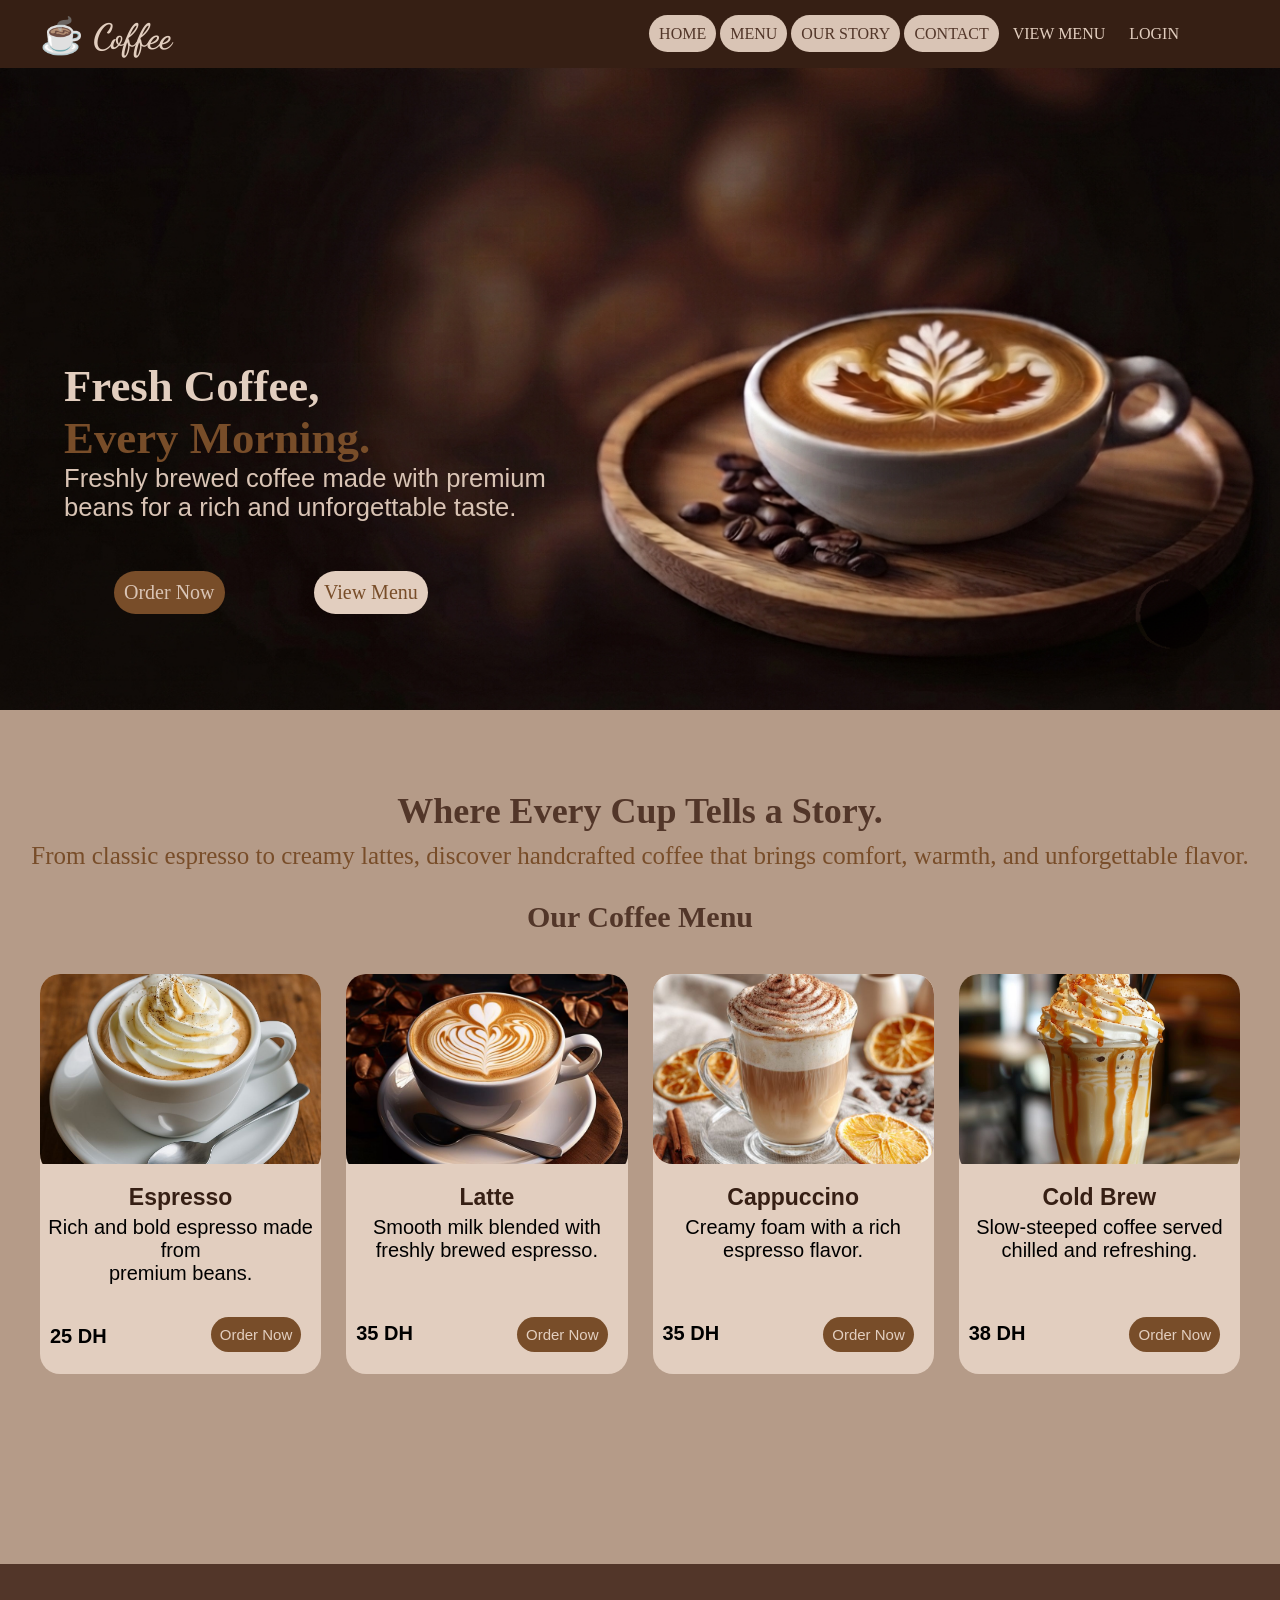
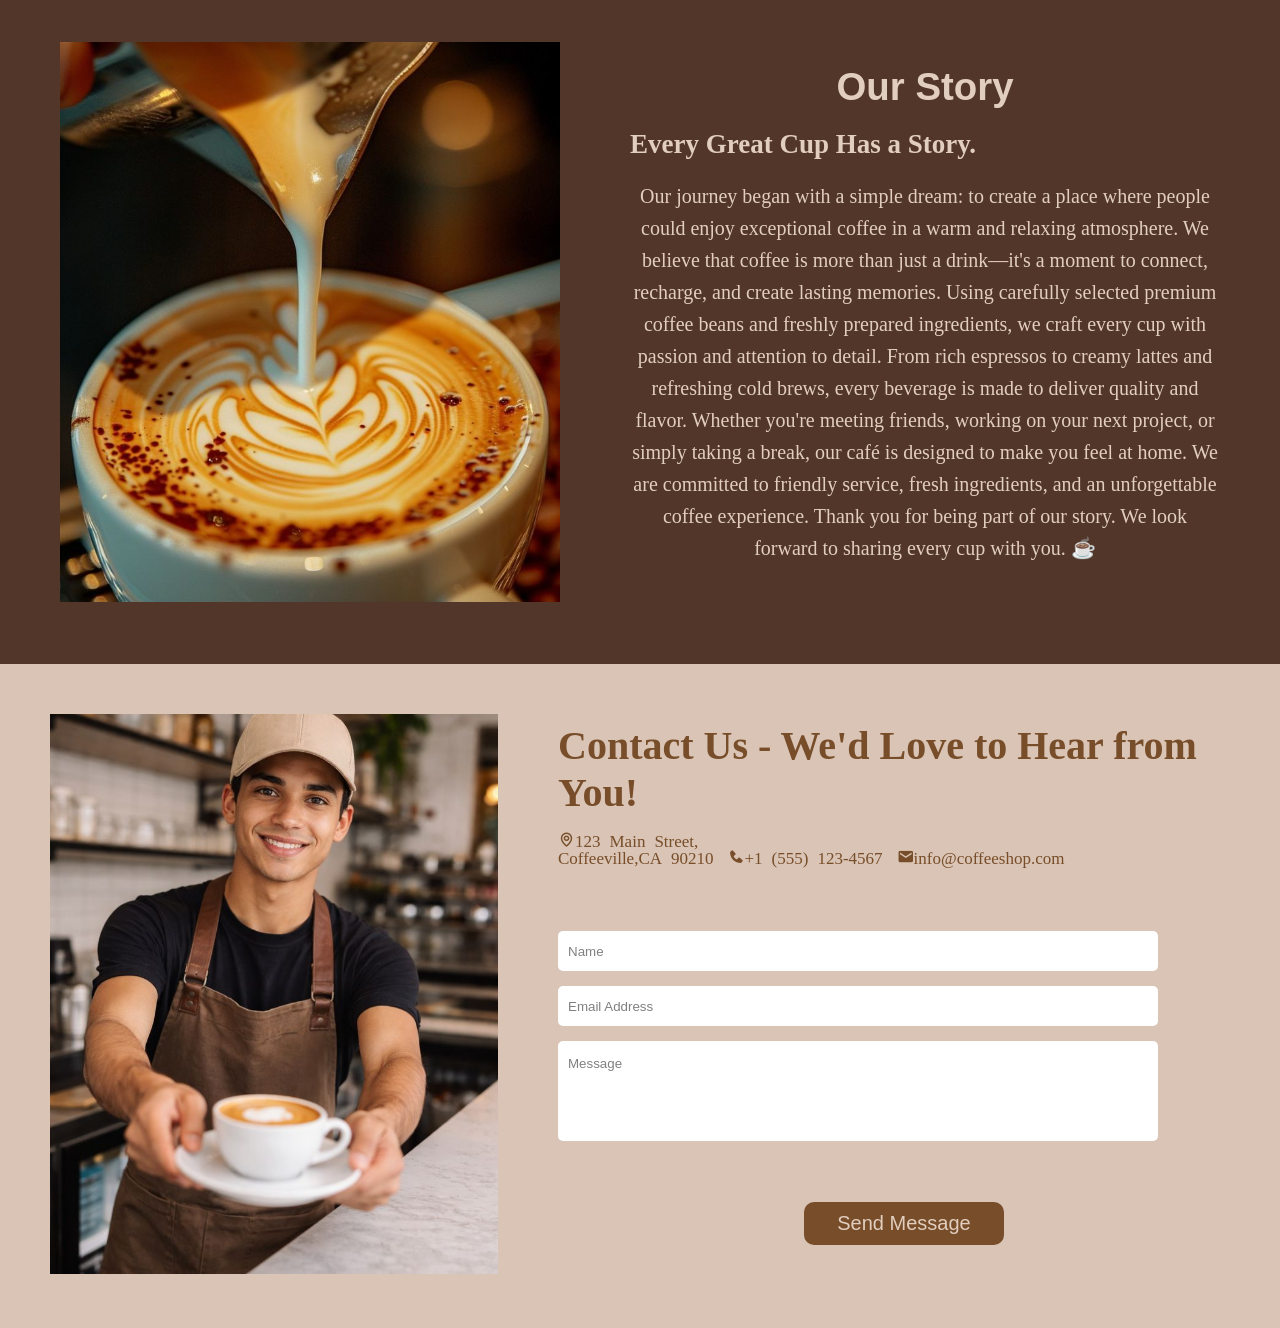
<file: login/index.html>
<!DOCTYPE html>
<html lang="en">
<head>
    <meta charset="UTF-8">
    <meta name="viewport" content="width=device-width, initial-scale=1.0">
    <link rel="stylesheet" href="index.css">
    <link href='https://unpkg.com/boxicons@2.1.4/css/boxicons.min.css' rel='stylesheet'>
    <title>Coffee</title>
</head>
<body>
    <header>
        <form id="head">
            <div class="text-head">
               <h1>☕ Coffee</h1>
            </div>
            <div class="menu-head">
                <a href="#H" class="HOME1 active">HOME</a>
                <a href="#Menu1" class="MENU1">MENU</a>
                <a href="#Story1" class="OUR_STORY">OUR STORY</a>
                <a href="#Contact1" class="CONTACT">CONTACT</a>
                <a href="view.html" class="ORDER_NOW">VIEW MENU</a>
                <a href="loging.html" class="LOGIN" id="loginBtn">LOGIN</a> 
            </div>
            <div class="menuphone">
                <i class='bx bx-menu'></i>
            </div>
            <nav class="menu-ph">
                <a href="#" class="HOME2 active">HOME</a>
                <a href="#Menu1" class="MENU2">MENU</a>
                <a href="#Story1" class="OUR_STORY2">OUR STORY</a>
                <a href="#Contact1" class="CONTACT2">CONTACT</a>
                <a href="view.html">VIEW MENU</a>
                <a href="loging.html">LOGIN</a>
            </nav>

        </form>

       </header>
       <main class="main-container" id="#H">
        <img src="photo.png" alt="">
        <section class="header-main">
        <div class="main-text">
            <h1>Fresh Coffee,<h1 class="text">Every Morning.</h1></h1>
            <p>
                Freshly brewed coffee made with premium <br> beans for a rich and unforgettable taste.
            </p>
            <div class="btn-main-container">
                <input type="submit" value="Order Now" id="Order" class="btn1-main">
                <input type="submit" value="View Menu" id="View" href="view.html" class="btn2-main">
            </div>
        </div>

        <div class="main-order" id="Menu1">
            <h1>Where Every Cup Tells a Story.</h1>
            <p>
                From classic espresso to creamy lattes, discover handcrafted coffee
                that brings comfort, warmth, and unforgettable flavor.
            </p>
        </div>

        </section>

            
        <div class="features">

            <h2>Our Coffee Menu</h2>        
            <div class="features-container">
                <div class="feature-card1">
                    <div class="menu-img1">
                    <img src="menu.png" alt="Espresso">
                    </div>
                    <h3>Espresso</h3>
                    <p>Rich and bold espresso made from <br>premium beans.</p>
                    <h4>25 DH</h4>
                    <button href="order.html">Order Now</button>
                </div>
        
                <div class="feature-card2">
                    <div class="menu-img2">
                        <img src="latte.png" alt="Latte">
                    </div>
                    
                    <h3>Latte</h3>
                    <p>Smooth milk blended with freshly brewed espresso.</p>
                    <h4>35 DH</h4>
                    <button id="Order2">Order Now</button>
                </div>
        
                <div class="feature-card3">
                    <div class="menu-img3">
                    <img src="cappuccino.png" alt="Cappuccino">
                    </div>
                    <h3>Cappuccino</h3>
                    <p>Creamy foam with a rich espresso flavor.</p>
                    <h4>35 DH</h4>
                    <button id="Order3">Order Now</button>
                </div>

                <div class="feature-card4">
                    <div class="menu-img4">
                    <img src="cold.png" alt="Cold Brew">
                    </div>
                    <h3>Cold Brew</h3>
                    <p>Slow-steeped coffee served chilled and refreshing.</p>
                    <h4>38 DH</h4>
                    <button id="Order4">Order Now</button>
                </div>

            </div>

        
        </div>
        <div class="our_story" id="Story1">
            <div class="Story">
            <img src="f1.png" alt="">
            </div>
            <div class="text-story">
                <h1>Our Story</h1>
                <h3>Every Great Cup Has a Story.</h3>
                <p>Our journey began with a simple dream: to create a place where people could enjoy exceptional coffee in a warm and relaxing atmosphere. We believe that coffee is more than just a drink—it's a moment to connect, recharge, and create lasting memories.

                    Using carefully selected premium coffee beans and freshly prepared ingredients, we craft every cup with passion and attention to detail. From rich espressos to creamy lattes and refreshing cold brews, every beverage is made to deliver quality and flavor.

                    Whether you're meeting friends, working on your next project, or simply taking a break, our café is designed to make you feel at home. We are committed to friendly service, fresh ingredients, and an unforgettable coffee experience.

                    Thank you for being part of our story. We look forward to sharing every cup with you. ☕</p>
            </div>
        </div>
       </main>
       <footer class="Contact" id="Contact1">
        <div class="img-footer">
            <img src="f2.png" alt="">
        </div>
        <div class="text-footer" id="Order1">
            <h1>Contact Us - We'd Love to Hear from You!</h1>
            <div class="info">
                <i class='bx bx-map'id="local">123 Main Street,<br> Coffeeville,CA 90210</i>
                <i class='bx bxs-phone'id="app">+1 (555) 123-4567</i>
                <i class='bx bxs-envelope'id="email">info@coffeeshop.com</i>
            </div><br><br>
            <div class="label">
                <input type="text" name="Name" placeholder="Name"id="Name"><br>
                <input type="email" name="Email Address" placeholder="Email Address"id="email-add"><br>
                <input type="text" name="Message " placeholder="Message"id="message"><br>
            </div><br><br>
            <button class="message">Send Message</button>


        </div>

       </footer>







       







    <script src="index.js"></script>
</body>
</html>
</file>
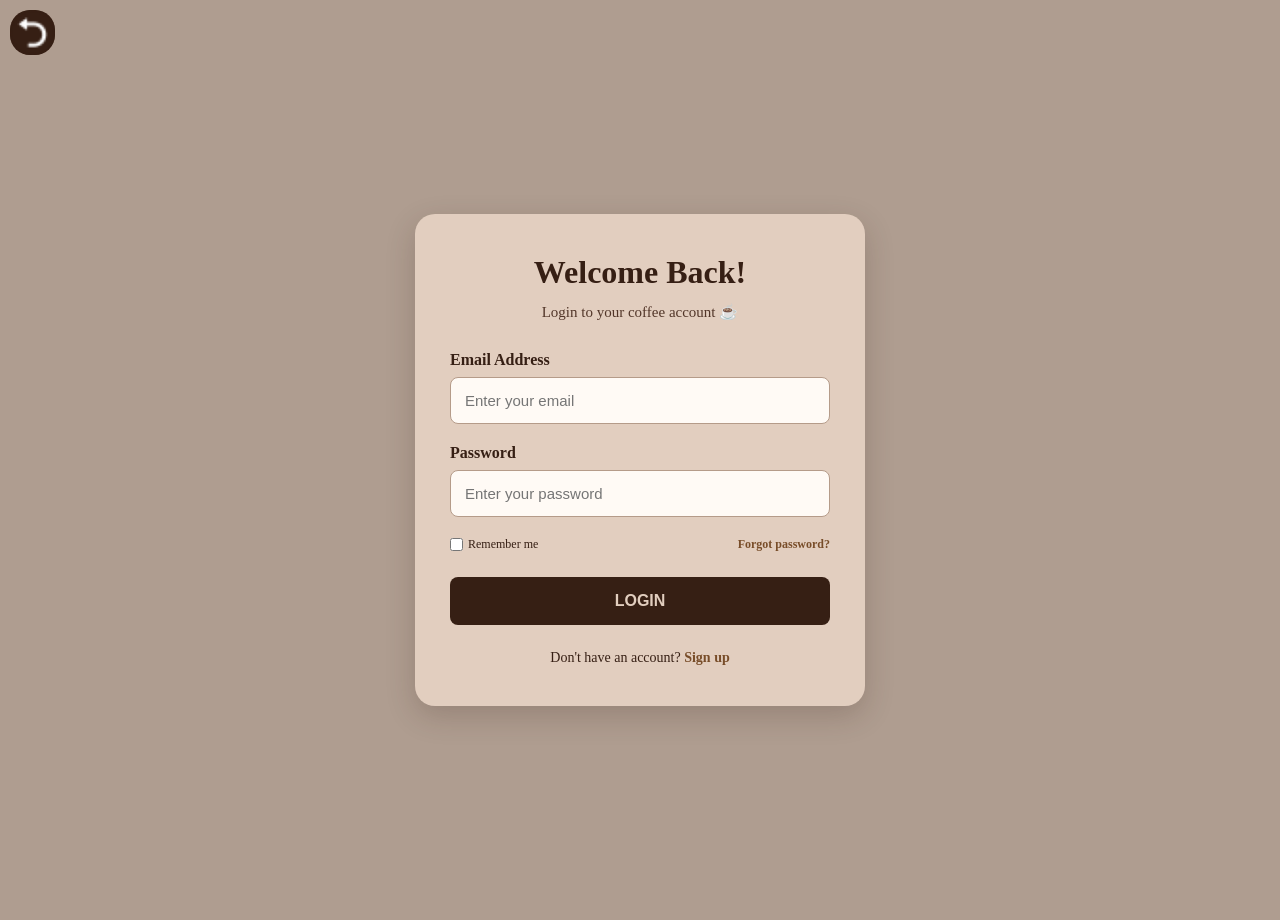
<file: login/loging.html>
<!DOCTYPE html>
<html lang="en">
<head>
    <meta charset="UTF-8">
    <meta name="viewport" content="width=device-width, initial-scale=1.0">
    <link rel="stylesheet" href="loging.css">
    <title>Document</title>
</head>
<body>
    <div class="header">
        <img src="turn-back.png" id="icon" href="index.html" alt="">
    </div>
    <div class="login-container">
<!-- 
        <a href="index.html" class="back-home">← Back to Home</a> -->

        <div class="login-box">

            <h1>Welcome Back!</h1>
            <p class="subtitle">Login to your coffee account ☕</p>

            <form id="loginForm">

                <div class="input-group">
                    <label for="email">Email Address</label>
                    <input
                        type="email"
                        id="email"
                        placeholder="Enter your email"
                        required
                    >
                </div>

                <div class="input-group">
                    <label for="password">Password</label>
                    <input
                        type="password"
                        id="password"
                        placeholder="Enter your password"
                        required
                    >
                </div>

                <div class="login-options">
                    <label>
                        <input type="checkbox" id="remember">
                        Remember me
                    </label>

                    <a href="#" id="forgotPassword">Forgot password?</a>
                </div>

                <button type="submit" class="login-btn">LOGIN</button>

                <p id="message"></p>

            </form>

            <p class="signup-text">
                Don't have an account?
                <a href="#" id="signupLink">Sign up</a>
            </p>

        </div>

    </div>
    <script src="loging.js"></script>
    
</body>
</html>
</file>
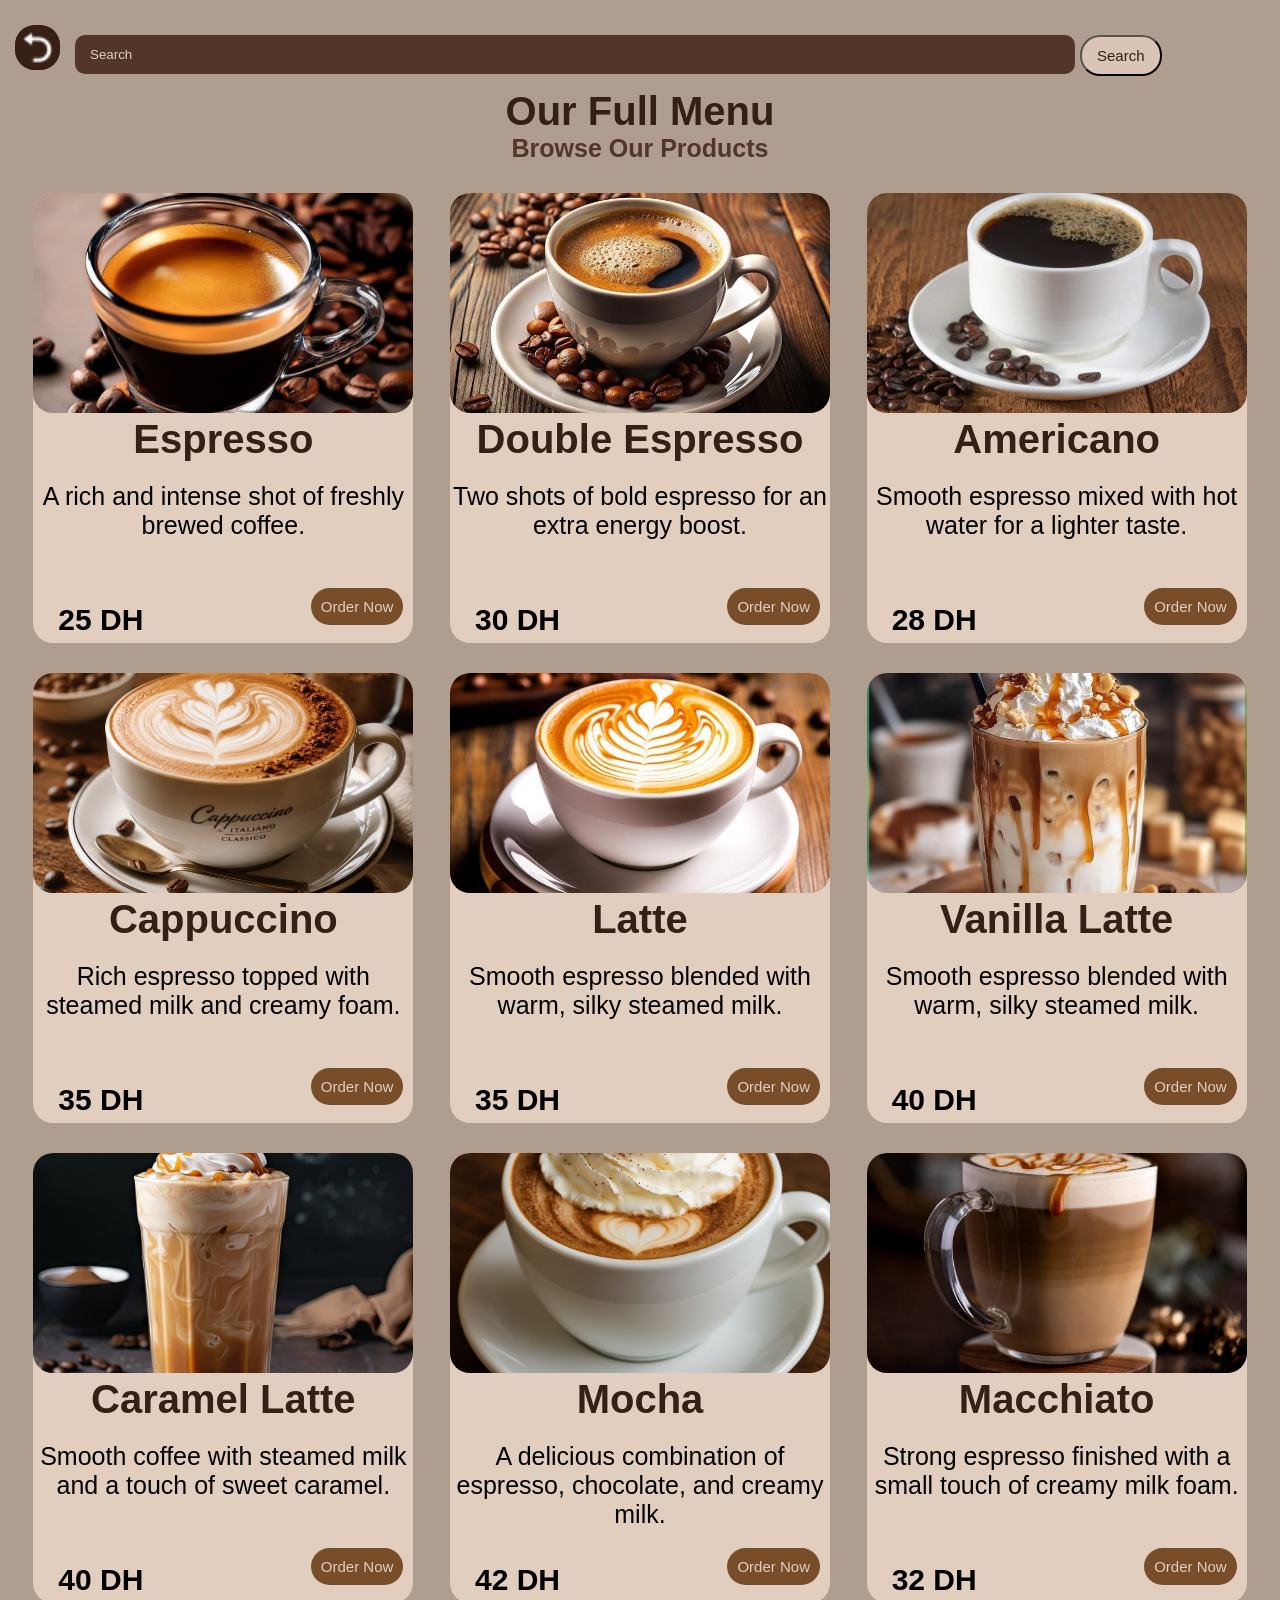
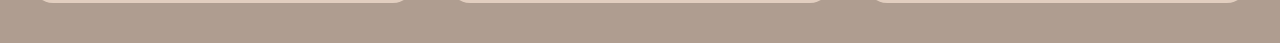
<file: login/view.html>
<!DOCTYPE html>
<html lang="en">
<head>
    <meta charset="UTF-8">
    <meta name="viewport" content="width=device-width, initial-scale=1.0">
    <link rel="stylesheet" href="view.css">
    <title>Document</title>
</head>
<body>  
    <section class="header-main">
        <div class="header">
            <img src="turn-back.png" id="icon" href="index.html" alt="">
        </div>
        
            <div class="header_search">
                <input type="text" name="" id="" placeholder="Search">
                <button>Search</button>
            </div>
    </section>
    <div class="header-text">
        <h1>Our Full Menu</h1>
        <h2>Browse Our Products</h2>
    </div>


    <div class="features-container">
        <div class="feature-card1">
            <div class="menu-img1">
            <img src="imges/Espresso.png" alt="Espresso">
            </div>
            <h3>Espresso</h3>
            <p>A rich and intense shot of freshly <br>brewed coffee.</p>
            <h4>25 DH</h4>
            <button>Order Now</button>
        </div>

        <div class="feature-card2">
            <div class="menu-img2">
                <img src="imges/Double Espresso.png" alt="Latte">
            </div>
            
            <h3>Double Espresso</h3>
            <p>Two shots of bold espresso for an extra energy boost.</p>
            <h4>30 DH</h4>
            <button id="Order2">Order Now</button>
        </div>

        <div class="feature-card3">
            <div class="menu-img3">
            <img src="imges/Americano.png" alt="Cappuccino">
            </div>
            <h3>Americano</h3>
            <p>Smooth espresso mixed with hot water for a lighter taste.</p>
            <h4>28 DH</h4>
            <button id="Order3">Order Now</button>
        </div>

        <div class="feature-card4">
            <div class="menu-img4">
            <img src="imges/Cappuccino.png" alt="Cold Brew">
            </div>
            <h3>Cappuccino</h3>
            <p>Rich espresso topped with steamed milk and creamy foam.</p>
            <h4>35 DH</h4>
            <button id="Order4">Order Now</button>
        </div>

        <div class="feature-card5">
            <div class="menu-img4">
            <img src="imges/Latte.png" alt="Cold Brew">
            </div>
            <h3>Latte</h3>
            <p>Smooth espresso blended with warm, silky steamed milk.</p>
            <h4>35 DH</h4>
            <button id="Order4">Order Now</button>
        </div>
        <div class="feature-card6">
            <div class="menu-img4">
            <img src="imges/Vanilla Latte.png" alt="Cold Brew">
            </div>
            <h3>Vanilla Latte</h3>
            <p>Smooth espresso blended with warm, silky steamed milk.</p>
            <h4>40 DH</h4>
            <button id="Order4">Order Now</button>
        </div>


        <div class="feature-card7">
            <div class="menu-img4">
            <img src="imges/Caramel Latte.png" alt="Cold Brew">
            </div>
            <h3>Caramel Latte</h3>
            <p>Smooth coffee with steamed milk and a touch of sweet caramel.</p>
            <h4>40 DH</h4>
            <button id="Order4">Order Now</button>
        </div>

        <div class="feature-card8">
            <div class="menu-img4">
            <img src="imges/Mocha.png" alt="Cold Brew">
            </div>
            <h3>Mocha</h3>
            <p>A delicious combination of espresso, chocolate, and creamy milk.</p>
            <h4>42 DH</h4>
            <button id="Order4">Order Now</button>
        </div>

        <div class="feature-card9">
            <div class="menu-img4">
            <img src="imges/Macchiato.png" alt="Cold Brew">
            </div>
            <h3>Macchiato</h3>
            <p>Strong espresso finished with a small touch of creamy milk foam.</p>
            <h4>32 DH</h4>
            <button id="Order4">Order Now</button>
        </div>
    </div>
    <div class="container">

    </div>

  
    

     
    <div>
    </div>
        <!-- <div class="features">

            <h2>Our Coffee Menu</h2>        
            <div class="features-container">
                <div class="feature-card1">
                    <div class="menu-img1">
                    <img src="menu.png" alt="Espresso">
                    </div>
                    <h3>Espresso</h3>
                    <p>Rich and bold espresso made from <br>premium beans.</p>
                    <h4>25 DH</h4>
                    <button href="order.html">Order Now</button>
                </div>
        
                <div class="feature-card2">
                    <div class="menu-img2">
                        <img src="latte.png" alt="Latte">
                    </div>
                    
                    <h3>Latte</h3>
                    <p>Smooth milk blended with freshly brewed espresso.</p>
                    <h4>35 DH</h4>
                    <button id="Order2">Order Now</button>
                </div>
        
                <div class="feature-card3">
                    <div class="menu-img3">
                    <img src="cappuccino.png" alt="Cappuccino">
                    </div>
                    <h3>Cappuccino</h3>
                    <p>Creamy foam with a rich espresso flavor.</p>
                    <h4>35 DH</h4>
                    <button id="Order3">Order Now</button>
                </div>

                 <div class="feature-card4">
                    <div class="menu-img4">
                    <img src="cold.png" alt="Cold Brew">
                    </div>
                    <h3>Cold Brew</h3>
                    <p>Slow-steeped coffee served chilled and refreshing.</p>
                    <h4>38 DH</h4>
                    <button id="Order4">Order Now</button>
                </div>

            </div> -->
    <script src="view.js"></script>
    
</body>
</html>
</file>
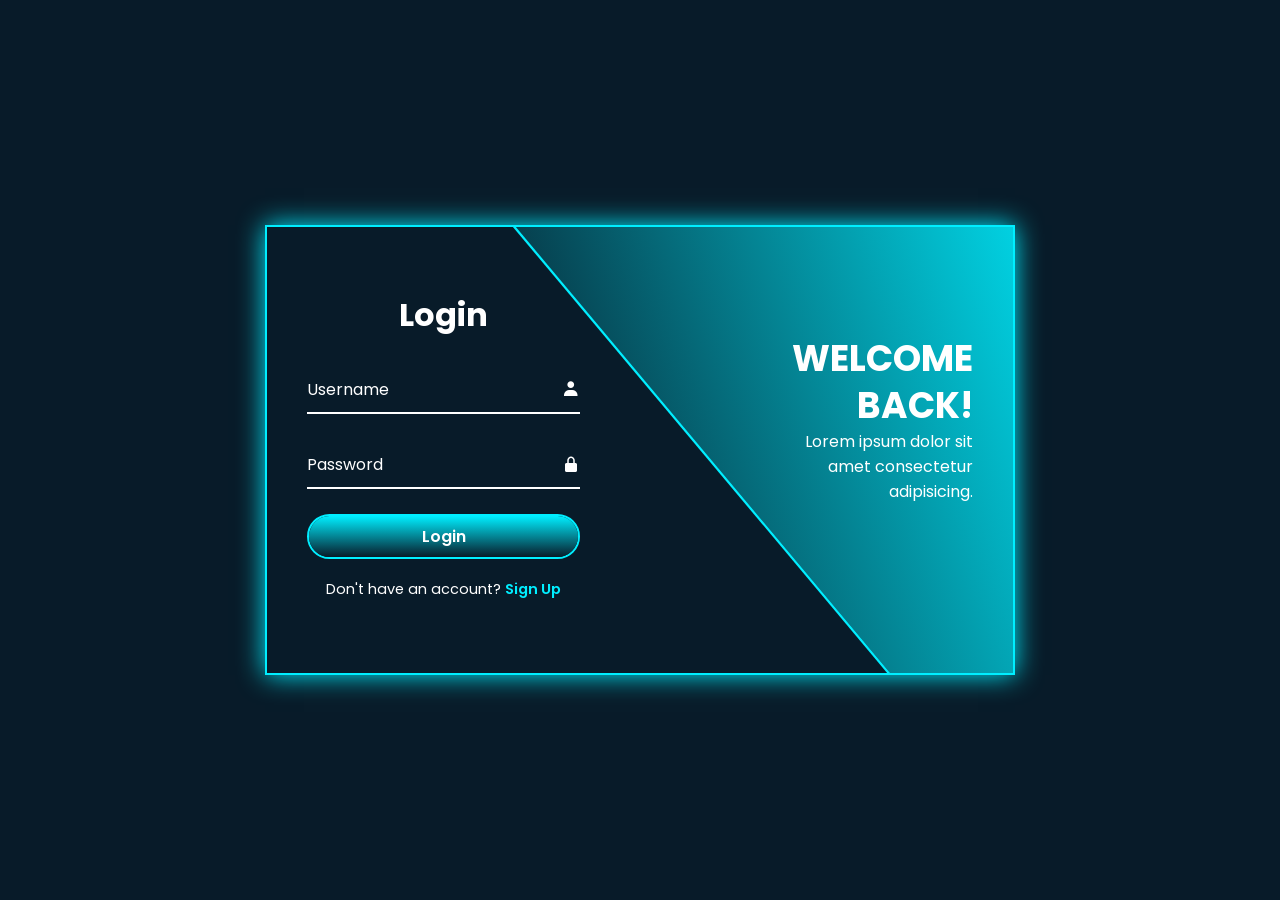
<file: login/login-page/log.html>
<!DOCTYPE html>
<html lang="en">
<head>
    <meta charset="UTF-8">
    <meta name="viewport" content="width=device-width, initial-scale=1.0">
    <link rel="stylesheet" href="log.css">
    <link href='https://unpkg.com/boxicons@2.1.4/css/boxicons.min.css' rel='stylesheet'>
    <title>Document</title>
</head>
<body>
    <div class="wrapper">
        <span class="bg-animate"></span>
        <span class="bg-animate2"></span>


        <div class="form-box login">
            <h2 class="animation" style="--i:0;">Login</h2>
            <form action="#">
                <div class="input-box animation"style="--i:1;">
                    <input type="text" required>
                    <label>Username</label>
                    <i class='bx bxs-user'></i>
                </div>
                <div class="input-box animation" style="--i:2;">
                    <input type="password" required>
                    <label>Password</label>
                    <i class='bx bxs-lock-alt'></i>
                </div>
                <button type="submit" class="btn animation" style="--i:3;">Login</button>
                <div class="logreg-link animation"style="--i:4;">
                    <p>Don't have an account? <a href="#" class="register-link">Sign Up</a></p>
                </div>
            </form>

        </div>
        <div class="info-text login">
            <h2>Welcome Back!</h2>
            <p>Lorem ipsum dolor sit amet consectetur adipisicing.</p>

        </div>
        <div class="form-box register">
            <h2>Sign Up</h2>
            <form action="#">
                <div class="input-box">
                    <input type="text" required>
                    <label>Username</label>
                    <i class='bx bxs-user'></i>
                </div>
                <div class="input-box">
                    <input type="text" required>
                    <label>Email</label>
                    <i class='bx bxs-envelope'></i>
                </div>
                <div class="input-box">
                    <input type="password" required>
                    <label>Password</label>
                    <i class='bx bxs-lock-alt'></i>
                </div>
                <button type="submit" class="btn">Sign Up</button>
                <div class="logreg-link">
                    <p>Don't have an account? <a href="#" class="register-link">Login</a></p>
                </div>
            </form>

        </div>

        <div class="info-text register">
            <h2>Welcome Back!</h2>
            <p>Lorem ipsum dolor sit amet consectetur adipisicing.</p>

        </div>
    </div>

    <script src="log.js"></script>
</body>
</html>
</file>
<file: login/index.css>
@import url('https://fonts.googleapis.com/css2?family=Bitter:ital,wght@0,100..900;1,100..900&family=Cause:wght@100..900&family=Crimson+Pro:ital,wght@0,200..900;1,200..900&family=Dancing+Script:wght@400..700&family=Fredoka:wght@300..700&family=Kalnia:wght@100..700&family=Lato:wght@400;700&family=Miniver&family=Raleway:ital,wght@0,100..900;1,100..900&display=swap');
*{
    padding: 0;
    margin: 0;
    box-sizing: border-box;
}
:root{
    --Dark-color:#361F14;
    --premiere-color:#523629;
    --seconde-color:#784d29;
    --final-color:#d9c4b5;
    --white-color:#e2cebf;


}
body{
    overflow-x: hidden;
}
header{
    position: fixed;
    width: 100%;
    background-color: var(--Dark-color);
    z-index: 1000;
}
form{
    background-color: var(--Dark-color);
    display: flex;
    justify-content:space-between;
    align-items: center;
    padding: 25px 30px;
    flex-wrap: wrap;
}
.text-head h1{
    font-family: "Dancing Script", cursive;
    font-size: 35px;
    color: var(--white-color);   
    position: absolute;
    left: 40px;
    bottom: 10px;
}


.menu-head{
    margin-right: 5%;

}
.menu-head a{
    text-decoration: none;
    color: var(--white-color);
    padding: 0 10px;
    transition: 0.5s; 
    cursor: pointer;
}
.menu-head a:hover,
.menu-head a.active{
    color: var(--premiere-color);
    padding: 10px;
    border-radius: 30px;
    background-color: var(--final-color);
}
.menuphone{
    display: none;
}
.menu-ph{
    display: none;
}
.menuphone i{
    font-size: 50px;
    color: var(--white-color);
}
.main-container img{
   width: 100%;
   height: 726px;
}
.main-text{
    position: absolute;
    top: 30%;
    left: 20px;
}
.main-text h1{
    font-size: 50px;
    font-family:Georgia, 'Times New Roman', Times, serif;
    color: var(--white-color);
}
.main-text .text{
    color: var(--seconde-color);
    
}
.main-text p{
    font-size: 30px;
    font-family:Arial, Helvetica, sans-serif;
    color: var(--final-color);
    font-weight:50%;
    
}
.btn-main-container{
    position: absolute;
    top: 130%;
}
.btn1-main{
    font-size: 20px;
    font-family:Cambria, Cochin, Georgia, Times, 'Times New Roman', serif;
    background-color: var(--seconde-color);
    color: var(--final-color);
    padding: 10px;
    position: absolute;
    top: 62%;
    left: 50px;
    border-radius:30px;
    border: none;
}
.btn1-main:hover{
    background-color: var(--final-color);
    color: var(--seconde-color);
}

.btn2-main{
    font-size: 20px;
    font-family:Cambria, Cochin, Georgia, Times, 'Times New Roman', serif;
    background-color: var(--white-color);
    color: var(--seconde-color);
    padding: 10px;
    position: absolute;
    top: 62%;
    left: 250px;
    border-radius: 30px;
    border: none;
}
.btn2-main:hover{
    background-color: var(--seconde-color);
    color: var(--white-color);
}

.main-order{
    position: absolute;
    top: 100%;
    width: 100%;
    height:200%;
    background-color:#b59b88;
}

.main-order h1{
    font-family:'Times New Roman', Times, serif;
    text-align: center;
    color: var(--premiere-color);
    position: relative;
    font-size: 40px;
    top:100px;
}
.main-order p{
    font-size: 25px;
    font-family: 'Times New Roman', Times, serif;
    text-align: center;
    color: var(--seconde-color);
    position: relative;
    top:110px;
}
.features h2{
    font-size: 35px;
    font-family: 'Times New Roman', Times, serif;
    text-align: center;
    color: var(--premiere-color);
    position: relative;
    top: 160px;
}


.feature-card1{
    width: 280px;
    height: 430px;
    background-color:var(--white-color);
    position: absolute;
    top: 960px;
    left: 70px;
    border-radius: 20px;
}
.feature-card1:hover{
    box-shadow: 0 10px 15px var(--Dark-color);
}
.menu-img1{
    width:600px;
    height:190px;
}
.menu-img1 img{
    width:280px;
    height:280px;
    /* object-fit:contain; */
    position:relative;
    left: 0;
    border-radius: 20px;
}
.feature-card1 h3{
    font-family:'Trebuchet MS', 'Lucida Sans Unicode', 'Lucida Grande', 'Lucida Sans', Arial, sans-serif;
    font-size: 40px;
    text-align: center;
    padding-top:100px;
    color: var(--Dark-color);
}
.feature-card1 p{
    font-family:'Gill Sans', 'Gill Sans MT', Calibri, 'Trebuchet MS', sans-serif;
    text-align: center;
    font-size: 19px;
}
.feature-card1 h4 {
    font-size: 20px;
    font-family: Arial, Helvetica, sans-serif;
    position: relative;
    bottom: 30px;
    left: 30px;
}
.feature-card1 button {
    padding: 5px;
    font-size: 15px;
    border-radius: 20px;
    position: relative;
    left: 190px;
    bottom: 20px;
    border: none;
    background-color:var(--seconde-color);
    color: var(--white-color);
}
.feature-card1 button:hover{
    color: var(--final-color);
    background-color:var(--Dark-color);
}


.feature-card2{
    width: 280px;
    height: 430px;
    background-color:var(--white-color);
    position: absolute;
    top: 960px;
    left: 435px;
    border-radius: 20px;
}
.feature-card2:hover{
    box-shadow: 0 10px 15px var(--Dark-color);
}

.menu-img2{
    width:600px;
    height:190px;
}
.menu-img2 img{
    width:280px;
    height:280px;
    /* object-fit:contain; */
    position:relative;
    left: 0;
    border-radius: 20px;
}
.feature-card2 h3{
    font-family:'Trebuchet MS', 'Lucida Sans Unicode', 'Lucida Grande', 'Lucida Sans', Arial, sans-serif;
    font-size: 40px;
    text-align: center;
    padding-top:100px;
    color: var(--Dark-color);
}

.feature-card2 p{
    font-family:'Gill Sans', 'Gill Sans MT', Calibri, 'Trebuchet MS', sans-serif;
    text-align: center;
    font-size: 19px;
}
.feature-card2 h4 {
    font-size: 20px;
    font-family: Arial, Helvetica, sans-serif;
    position: relative;
    top: 5px;
    left: 10px;
}
.feature-card2 button {
    padding: 5px;
    font-size: 15px;
    border-radius: 20px;
    position: relative;
    left: 190px;
    bottom: 20px;
    border: none;
    background-color:var(--seconde-color);
    color: var(--white-color);
}
.feature-card2 button:hover{
    color: var(--final-color);
    background-color:var(--Dark-color);

}

.feature-card3{
    width: 280px;
    height: 430px;
    background-color:var(--white-color);
    position: absolute;
    top: 960px;
    left: 795px;
    border-radius: 20px;
}
.feature-card3:hover{
    box-shadow: 0 10px 15px var(--Dark-color);
}
.menu-img3{
    width:600px;
    height:190px;
    border-radius: 20px;
    

}
.menu-img3 img{
    width:280px;
    height:280px;
    /* object-fit:contain; */
    position:relative;
    left: 0;
    border-radius: 20px;
}
.feature-card3 h3{
    font-family:'Trebuchet MS', 'Lucida Sans Unicode', 'Lucida Grande', 'Lucida Sans', Arial, sans-serif;
    font-size: 40px;
    text-align: center;
    padding-top:100px;
    color: var(--Dark-color);
}

.feature-card3 p{
    font-family:'Gill Sans', 'Gill Sans MT', Calibri, 'Trebuchet MS', sans-serif;
    text-align: center;
    font-size: 19px;
}
.feature-card3 h4 {
    font-size: 20px;
    font-family: Arial, Helvetica, sans-serif;
    position: relative;
    top: 5px;
    left: 10px;
}
.feature-card3 button {
    padding: 5px;
    font-size: 15px;
    border-radius: 20px;
    position: relative;
    left: 190px;
    bottom: 20px;
    border: none;
    background-color:var(--seconde-color);
    color: var(--white-color);
}
.feature-card3 button:hover{
    color: var(--final-color);
    background-color:var(--Dark-color);

}

.feature-card4{
    width: 280px;
    height: 430px;
    background-color:var(--white-color);
    position: absolute;
    top: 960px;
    left: 77%;
    border-radius: 20px;
    cursor: pointer;
    transition: 0.5s;
}
.feature-card4:hover{
    box-shadow: 0 10px 15px var(--Dark-color);
}
.feature-card4:hover{
    box-shadow: #361F14;
    
}
.menu-img4{
    width:600px;
    height:190px;

}


.menu-img4 img{
    width:280px;
    height:280px;
    /* object-fit:contain; */
    position:relative;
    left: 0;
    border-radius: 20px;
    
}

.feature-card4 h3{
    font-family:'Trebuchet MS', 'Lucida Sans Unicode', 'Lucida Grande', 'Lucida Sans', Arial, sans-serif;
    font-size: 40px;
    text-align: center;
    padding-top:100px;
    color: var(--Dark-color);
}

.feature-card4 p{
    font-family:'Gill Sans', 'Gill Sans MT', Calibri, 'Trebuchet MS', sans-serif;
    text-align: center;
    font-size: 19px;
}
.feature-card4 h4 {
    font-size: 20px;
    font-family: Arial, Helvetica, sans-serif;
    position: relative;
    top: 5px;
    left: 10px;
}
.feature-card4 button {
    padding: 5px;
    font-size: 15px;
    border-radius: 20px;
    position: relative;
    left: 190px;
    bottom: 20px;
    border: none;
    background-color:var(--seconde-color);
    color: var(--white-color);
}
.feature-card4 button:hover{
    color: var(--final-color);
    background-color:var(--Dark-color);

}
.View{
    margin-top: 200px;
}

.our_story{
    background-color: var(--premiere-color);
    position: relative;
    top: 400px;
    width: 100%;
}
.Story{
    height: 710px;
    width: 550px;
}
.Story img{
    height: 600px;
    position: relative;
    top: 10px;
    padding: 20px;
}
.text-story{
    font-family:Arial, Helvetica, sans-serif;
    color: var(--white-color);
    position:absolute;
    left: 600px;
    bottom: 50px;
    padding: 30px;
}
.text-story h1{
    text-align: center;
    font-size: 50px;
    font-family: 'Franklin Gothic Medium', 'Arial Narrow', Arial, sans-serif;
    position: relative;
    bottom: 90px;
}
.text-story h3{
    font-size: 30px;
    font-family:Georgia, 'Times New Roman', Times, serif;
    position: relative;
    bottom: 40px;
}
.text-story p{
    font-size: 25px;
    padding-top: 20px;
    font-family:'Times New Roman', Times, serif;
    text-align: center;
    position: relative;
    bottom: 20px;
}
footer{
    background-color: var(--final-color);
    position: absolute;
    top:305% ;
    width: 300%;
    height: 92%;
}
.img-footer img{
    width: 600px;
    height: 633px;
    padding: 20px;
}
.text-footer{
    position: absolute;
    top: 200px;
    left: 700px;
}
.text-footer h1{
    color: var(--seconde-color);
    font-size: 40px;
    position: relative;
    bottom: 150px;
}
.info{
    color: var(--seconde-color);
    font-family: 'Times New Roman', Times, serif;
}
.info #local{
    position: relative;
    left: 10px;
    font-size: 20px;
    bottom: 100px;

}
.info #app{
    position: relative;
    left: 50px;
    font-size: 20px;
    bottom: 120px;
}
.info #email{
    position: relative;
    left: 90px;
    font-size: 20px;
    bottom: 120px;
}
.label{
    position: relative;
    bottom: 100px;
    left: 40px;
}
#Name{
    width: 600px;
    height: 40px;
    border-radius: 5px;
    border: none;
    position: relative;
    top: 10px;
}
#Name::placeholder{
    color:gray;
    padding: 10px;
}
#Name:focus {
    outline: none;
    border: none;
    padding: 10px;
    font-family: 'Lucida Sans', 'Lucida Sans Regular', 'Lucida Grande', 'Lucida Sans Unicode', Geneva, Verdana, sans-serif;
}


#email-add{
    width: 600px;
    height: 40px;
    border-radius: 5px;
    border: none;
    position: relative;
    top: 30px;
}
#email-add::placeholder{
    color:gray;
    padding: 10px;
}
#email-add:focus {
    outline: none;
    border: none;
    padding: 10px;
    font-family: 'Lucida Sans', 'Lucida Sans Regular', 'Lucida Grande', 'Lucida Sans Unicode', Geneva, Verdana, sans-serif;
}

#message{
    width: 600px;
    height: 100px;
    border-radius: 5px;
    border: none;
    position: relative;
    top: 50px;
    
}
#message::placeholder{
    color:gray;
    padding: 10px;
    position: absolute;
    top: 5px;
}
#message:focus {
    outline: none;
    border: none;
    padding: 10px;
    font-family: 'Lucida Sans', 'Lucida Sans Regular', 'Lucida Grande', 'Lucida Sans Unicode', Geneva, Verdana, sans-serif;
}
.message{
    padding: 10px;
    border: none;
    border-radius: 10px;
    position: absolute;
    left: 250px;
    width: 200px;
    top: 300px;
    background-color: #784d29;
    font-size: 20px;
    color: var(--white-color);
}
.message:hover{
    box-shadow: inset;
    background-color:var(--Dark-color);
    color:var(--white-color);
} 



/* =====================================
   PC RESPONSIVE SIZE
   Screens wider than 1024px
===================================== */

@media screen and (min-width: 1025px) {

    /* HOME IMAGE */
    .main-container img {
        width: 100%;
        object-fit: cover;
    }

    .main-text {
        top: 40%;
        left: 5%;
        max-width: 65%;
    }

    .main-text h1 {
        font-size: clamp(40px, 3.5vw, 80px);
    }

    .main-text p {
        font-size: clamp(22px, 2vw, 30px);
    }

    /* COFFEE MENU */
    .main-order {
        height: 900px;
        /* min-height: 750px; */
        top: 710px;
        padding: 20px;
    }

    .main-order h1,
    .main-order p,
    .features h2 {
        position: relative;
        top: auto;
    }

    .main-order h1 {
        font-size: 36px;
        position: relative;
        top: 60px;
    }

    .main-order p {
        font-size: 25px;
        position: relative;
        top: 70px;
    }

    .features h2 {
        font-size: 30px;
        margin-top: 170px;
        margin-bottom: 30px;
    }
    .features {
        padding: 0 40px;
        width: 100%;
        box-sizing: border-box;
    }

    .features-container {
        display: grid;
        grid-template-columns: repeat(4, minmax(0, 1fr));
        gap:25px;
        width: 100%;
        max-width: 1400px;
        margin: 0 auto;

    }

    .feature-card1,
    .feature-card2,
    .feature-card3,
    .feature-card4 {
        position: relative;
        top: 10px;
        left: 0;
        width: 100%;
        min-width: 0;
        height: 400px;
        /* overflow: hidden; */
        margin: 0;
    }

    .menu-img1,
    .menu-img2,
    .menu-img3,
    .menu-img4 {
        width: 100%;
        height: 190px;
        overflow: hidden;
    }

    .menu-img1 img,
    .menu-img2 img,
    .menu-img3 img,
    .menu-img4 img {
        position: static;
        display: block;
        width: 100%;
        height: 200px;
        object-fit: cover;
    }

    /* .feature-card1 h3,
    .feature-card2 h3,
    .feature-card3 h3,
    .feature-card4 h3 {
        font-size: clamp(23px, 1vw, 62px);
        padding-top: 20px;
    }

    .feature-card1 button,
    .feature-card2 button,
    .feature-card3 button,
    .feature-card4 button {
        position: absolute;
        left: auto;
        right: 12px;
        bottom: 12px;
    } */
    .feature-card1 h3,
    .feature-card2 h3,
    .feature-card3 h3,
    .feature-card4 h3 {
        font-size: clamp(23px, 1vw, 62px);
        padding-top: 20px;
    }

    .feature-card1 p,
    .feature-card2 p,
    .feature-card3 p,
    .feature-card4 p {
        font-size: 20px;
        padding: 5px;
    }

    .feature-card1 button,
    .feature-card2 button,
    .feature-card3 button,
    .feature-card4 button {
        position: absolute;
        left: auto;
        right: 20px;
        bottom: 22px;
        padding: 9px;
    }

    .feature-card1 h4 {
        left: 10px;
        top: 35px;
    }
    
    .feature-card2 h4 {
        left: 10px;
        top: 55px;
    }
    
    .feature-card3 h4 {
        left: 10px;
        top: 55px;
    }
    
    .feature-card4 h4 {
        left: 10px;
        top: 55px;
    }
    .View {
        margin-top: 30px;
    }
    /* OUR STORY */
    .our_story {
        position: relative;
        top: 200px;
        width: 100%;
        height: 700px;
        display: flex;
        align-items: center;
        gap: 30px;
        padding: 40px;
    }

    .Story {
        width: 45%;
        height: auto;
    }

    .Story img {
        width: 100%;
        height: auto;
        bottom: 5px;
        max-height: 600px;
        object-fit: cover;
        margin-top: 0;
    }

    .text-story {
        position: relative;
        left: auto;
        bottom: auto;
        flex: 1;
        min-width: 0;
        padding: 20px;
    }

    .text-story h1,
    .text-story h3,
    .text-story p {
        position: relative;
        bottom: auto;
    }

    .text-story h1 {
        font-size: clamp(35px, 3vw, 50px);
    }

    .text-story h3 {
        margin-top: 20px;
        font-size: 27px;
    }

    .text-story p {
        font-size: 20px;
        line-height: 1.6;
    }

    /* CONTACT */
    footer {
        position: relative;
        top:200px;
        width: 100%;
        height: auto;
        display: flex;
        align-items: center;
        gap: 40px;
        padding: 30px;
    }

    .img-footer {
        width: 40%;
    }

    .img-footer img {
        width: 100%;
        height: auto;
        max-height: 600px;
        object-fit: cover;
    }

    .text-footer {
        position: relative;
        top: auto;
        left: auto;
        flex: 1;
        min-width: 0;
    }

    .text-footer h1 {
        position: relative;
        bottom: auto;
    }

    .info #local,
    .info #app,
    .info #email {
        position: static;
        display: inline-block;
        margin: 15px 10px 15px 0;
        font-size: 17px;
    }

    .label {
        position: relative;
        left: auto;
        bottom: auto;
    }

    #Name,
    #email-add,
    #message {
        position: relative;
        top: auto;
        width: 100%;
        max-width: 600px;
        margin-top: 15px;
    }

    .message {
        position: relative;
        left: auto;
        top: auto;
        display: block;
        margin: 25px auto;
    }
}




/* Make images and elements fit their containers */
img {
    max-width: 100%;
}

html {
    scroll-behavior: smooth;
}

/* .main-container img {
    display: block;
    width: 90%;
    height: 726px;
    object-fit: cover;
} */

/* =====================================
   TABLETS AND SMALL LAPTOPS
   577px - 1024px
===================================== */

@media screen and (min-width: 601px) and (max-width: 1024px) {

    /* NAVBAR */
    body {
        overflow-x: hidden;
    }
    header {
        width: 100%;
    }

    form {
        position: relative;
        min-height: 75px;
        padding: 15px 20px;
        flex-wrap: nowrap;
    }

    .text-head h1 {
        position: static;
        font-size: 28px;
        white-space: nowrap;
    }

    .menu-head {
        display: none;
    }

    .menuphone {
        display: block;
        margin-left: auto;
        cursor: pointer;
        padding: 5px;
    }

    .menuphone i {
        display: block;
        font-size: 35px;
        color: var(--white-color);
    }

    /* Hidden until the menu icon is clicked */
    .menu-ph {
        display: none;
        position: absolute;
        top: 100%;
        right: 10px;
        width: min(240px, calc(100vw - 20px));
        padding: 15px;
        flex-direction: column;
        gap: 5px;
        background-color: var(--Dark-color);
        border-radius: 0 0 12px 12px;
        box-shadow: 0 5px 15px rgba(0, 0, 0, 0.25);
        z-index: 1000;
    }
    
    .menu-ph.show {
        display: flex;
    }

    .menu-ph a {
        display: block;
        padding: 12px 15px;
        color: var(--white-color);
        text-decoration: none;
        border-radius: 20px;
    }

    .menu-ph a:hover,
    .menu-ph a.active {
        color: var(--premiere-color);
        background-color: var(--final-color);
    } 

    /* HOME */
    .main-container img {
        height:710px;
    }

    .main-text {
        top: 34%;
        left: 35px;
        right: 15px;
    }

    .main-text h1 {
        font-size: clamp(27px, 8vw, 48px);
    }

    .main-text p {
        font-size: clamp(18px, 2.5vw, 45px);
    }


    .main-text p {
        font-size: 23px;
        line-height: 1.5;
        font-weight: normal;
    }

    .btn-main-container {
        position: relative;
        top: auto;
        display: flex;
        flex-wrap: wrap;
        gap: 50px;
        margin-top: 25px;
    }

    .btn1-main,
    .btn2-main {
        position: static;
        font-size: 20px;
        padding: 10px 15px;
        border-radius: 30px;
        max-width: 100%;
    }

    /* MENU SECTION */
    .main-order {
        position: absolute;
        top: 700px;
        height: auto;
        padding: 900px 40px;
    }

    .main-order h1,
    .main-order p,
    .features h2 {
        position: relative;
        top: auto;
    }

    .main-order h1 {
        font-size: 36px;
        position: relative;
        bottom: 870px;
    }

    .main-order p {
        font-size: 20px;
        position: relative;
        bottom: 870px;
    }

    .features h2 {
        font-size: 30px;
        margin-top: 120px;
        margin-bottom: 30px;
    }

    .features-container {
        display: grid;
        grid-template-columns: repeat(2, minmax(0, 1fr));
        gap: 25px;
        width: 100%;
        padding: 0;
    }

    .feature-card1,
    .feature-card2,
    .feature-card3,
    .feature-card4 {
        position: relative;
        top: 10px;
        left: 20px;
        width: 90%;
        min-width: 0;
        height: 430px;
        margin: 0;
        overflow: hidden;
    }

    .menu-img1,
    .menu-img2,
    .menu-img3,
    .menu-img4 {
        width: 100%;
        height: 250px;
        overflow: hidden;
    }

    .menu-img1 img,
    .menu-img2 img,
    .menu-img3 img,
    .menu-img4 img {
        display: block;
        width: 300%;
        height: 240px;
        object-fit: cover;
        position: static;
    }

    .feature-card1 h3,
    .feature-card2 h3,
    .feature-card3 h3,
    .feature-card4 h3 {
        font-size: clamp(34px, 3vw, 34px);
        padding-top: 10px;
    }

    .feature-card1 p,
    .feature-card2 p,
    .feature-card3 p,
    .feature-card4 p {
        font-size: 20px;
        padding: 5px;
    }

    .feature-card1 button,
    .feature-card2 button,
    .feature-card3 button,
    .feature-card4 button {
        position: absolute;
        left: auto;
        right: 20px;
        bottom: 22px;
        padding: 9px;
    }

    .feature-card1 h4,
    .feature-card2 h4,
    .feature-card3 h4,
    .feature-card4 h4 {
        left: 10px;
        top: 35px;
    }

    .View {
        margin-top: 30px;
    }

    /* OUR STORY */
    .our_story {
        position: relative;
        top: 100px;
        width: 100%;
        padding: 30px 20px;
    }

    .Story {
        width: 100%;
        height: auto;
    }

    .Story img {
        display: block;
        width: 60%;
        height: 500px;
        /* max-height: 550px; */
        object-fit: cover;
        margin-top: 0;
        padding: 10px;
        left: 100px;
    }

    .text-story {
        position: relative;
        left: auto;
        bottom: auto;
        padding: 20px;
    }

    .text-story h1 {
        font-size: 38px;
        bottom: 10px;
    }

    .text-story h3 {
        font-size: 25px;
        bottom: 10px;
        margin-top: 20px;
        left: 0px;
    }

    .text-story p {
        font-size: 20px;
        bottom: 10px;
        left: 0px;
    }

    /* CONTACT */
    footer {
        position: relative;
        top: 100px;
        width: 100%;
        height: auto;
        padding: 20px;
    }

    .img-footer img {
        display: block;
        width: 50%;
        height: auto;
        max-height: 400px;
        object-fit: cover;
        padding: 0;
        position: relative;
        left: 100px;
    }

    .text-footer {
        position: relative;
        top: auto;
        left: auto;
        width: 100%;
        padding: 20px 0;
    }

    .text-footer h1 {
        font-size: 34px;
        bottom: auto;
    }

    .info #local,
    .info #app,
    .info #email {
        position: static;
        display: inline-block;
        margin: 10px 5px;
        font-size: 16px;
    }

    .label {
        position: relative;
        left: auto;
        bottom: auto;
        margin-top: 20px;
    }

    #Name,
    #email-add,
    #message {
        display: block;
        position: relative;
        top: auto;
        width: 100%;
        max-width: 600px;
        margin-top: 15px;
    }

    .message {
        position: relative;
        left: auto;
        top: auto;
        display: block;
        margin: 25px auto;
        max-width: 100%;
    }
}


/* =====================================
   PHONES
   576px and smaller
===================================== */
@media screen and (max-width: 600px) {

    body {
        overflow-x: hidden;
    }

    /* MOBILE NAVBAR */
    header {
        width: 100%;
    }

    form {
        position: relative;
        min-height: 75px;
        padding: 15px 20px;
        flex-wrap: nowrap;
    }

    .text-head h1 {
        position: static;
        font-size: 28px;
        white-space: nowrap;
    }

    .menu-head {
        display: none;
    }

    .menuphone {
        display: block;
        margin-left: auto;
        cursor: pointer;
        padding: 5px;
    }

    .menuphone i {
        display: block;
        font-size: 35px;
        color: var(--white-color);
    }

    /* Hidden until the menu icon is clicked */
    .menu-ph {
        display: none;
        position: absolute;
        top: 100%;
        right: 10px;
        width: min(240px, calc(100vw - 20px));
        padding: 15px;
        flex-direction: column;
        gap: 5px;
        background-color: var(--Dark-color);
        border-radius: 0 0 12px 12px;
        box-shadow: 0 5px 15px rgba(0, 0, 0, 0.25);
    }

    .menu-ph.show {
        display: flex;
    }

    .menu-ph a {
        display: block;
        padding: 12px 15px;
        color: var(--white-color);
        text-decoration: none;
        border-radius: 20px;
    }

    .menu-ph a:hover,
    .menu-ph a.active {
        color: var(--premiere-color);
        background-color: var(--final-color);
    }

    /* HOME */
    .main-container img {
        height: 500px;
        width: 600px;
        object-fit: cover;
    }

    .main-text {
        top: 24%;
        left: 15px;
        right: 15px;
    }

    .main-text h1 {
        font-size: clamp(27px, 7vw, 38px);
    }

    .main-text p {
        font-size: 18px;
        line-height: 1.5;
        font-weight: normal;
    }

    .btn-main-container {
        position: relative;
        top: auto;
        display: flex;
        flex-wrap: wrap;
        gap: 40px;
        margin-top: 25px;
    }

    .btn1-main,
    .btn2-main {
        position: static;
        font-size: 15px;
        padding: 10px 15px;
        border-radius: 30px;
        max-width: 100%;
    }

    /* MENU */
    .main-order {
        position:absolute;
        top: 500px;
        width: 100%;
        height: 290%;
        padding: 55px 20px;
    }

    .main-order h1 {
        position: absolute;
        top: 10px;
        font-size: 40px;
        line-height: 1.3;
    }

    .main-order p {
        position: relative;
        top: 60px;
        margin-top: 15px;
        font-size: 19px;
        line-height: 1.5;
    }

    .features h2 {
        position: relative;
        top: 200px;
        margin: 35px 0 25px;
        font-size: 30px;
    }

    .features-container {
        display: grid;
        grid-template-columns: minmax(0, 1fr);
        gap: 25px;
        width: 100%;
        padding: 0;
    }

    .feature-card1,
    .feature-card2,
    .feature-card3,
    .feature-card4 {
        position: relative;
        top: 200px;
        left: auto;
        width: 100%;
        max-width: 350px;
        height: 410px;
        margin: 0 auto;
        overflow: hidden;
    }

    .menu-img1,
    .menu-img2,
    .menu-img3,
    .menu-img4 {
        width: 100%;
        height: 280px;
        overflow: hidden;
    }

    .menu-img1 img,
    .menu-img2 img,
    .menu-img3 img,
    .menu-img4 img {
        display: block;
        position: static;
        width: 100%;
        height: 270px;
        object-fit: cover;
        border-radius: 20px 20px 0 0;
    }

    .feature-card1 h3,
    .feature-card2 h3,
    .feature-card3 h3,
    .feature-card4 h3 {
        padding-top: 5px;
        font-size: 35px;
    }

    .feature-card1 p,
    .feature-card2 p,
    .feature-card3 p,
    .feature-card4 p {
        padding: 5px 10px;
        font-size: 19px;
    }

    .feature-card1 h4,
    .feature-card2 h4,
    .feature-card3 h4,
    .feature-card4 h4 {
        position: relative;
        top: 5px;
        left: 19px;
        font-size: 20px;
    }

    .feature-card1 button,
    .feature-card2 button,
    .feature-card3 button,
    .feature-card4 button {
        position: absolute;
        left: auto;
        right: 12px;
        bottom: 12px;
        padding: 8px 12px;
        font-size: 14px;
    }

    .View {
        margin-top: 30px;
    }

    /* OUR STORY */
    .our_story {
        position: relative;
        top: 220px;
        width: 100%;
        padding: 20px 15px;
    }

    .Story {
        width: 100%;
        height: auto;
    }

    .Story img {
        display: block;
        position: static;
        width: 100%;
        height: auto;
        max-height: 400px;
        object-fit: cover;
        margin: 0;
        padding: 5px;
    }

    .text-story {
        position: relative;
        left: auto;
        bottom: auto;
        padding: 15px 5px;
    }

    .text-story h1 {
        position: relative;
        bottom: auto;
        font-size: 32px;
    }

    .text-story h3 {
        position: relative;
        bottom: auto;
        margin-top: 20px;
        font-size: 23px;
    }

    .text-story p {
        position: relative;
        bottom: auto;
        font-size: 17px;
        line-height: 1.6;
        padding-top: 15px;
    }

    /* CONTACT */
    footer {
        position: relative;
        top: 230px;
        width: 100%;
        height: auto;
        padding: 15px;
    }

    .img-footer img {
        display: block;
        width: 50%;
        height: 400px;
        object-fit: cover;
        position: relative;
        left: 100px;
        padding: 0;
    }

    .text-footer {
        position: relative;
        top: auto;
        left: auto;
        width: 100%;
        padding: 20px 0;
    }

    .text-footer h1 {
        position: relative;
        bottom: auto;
        font-size: 30px;
    }

    .info #local,
    .info #app,
    .info #email {
        position: static;
        display: block;
        margin: 15px 0;
        font-size: 16px;
    }

    .label {
        position: relative;
        bottom: auto;
        left: auto;
        margin-top: 20px;
    }

    #Name,
    #email-add,
    #message {
        position: relative;
        top: auto;
        display: block;
        width: 100%;
        max-width: 100%;
        margin-top: 15px;
    }

    .message {
        position: relative;
        left: auto;
        top: auto;
        display: block;
        width: 100%;
        max-width: 200px;
        margin: 25px auto;
        font-size: 17px;
    }
}
























































































/* @media (max-width:1800px){
    body{
        overflow-x: hidden;
    }
    header{
        position: fixed;
        width: 100%;
        background-color: var(--Dark-color);
        z-index: 1000;
    }
    form{
        background-color: var(--Dark-color);
        display: flex;
        justify-content:space-between;
        align-items: center;
        padding: 25px 30px;
        flex-wrap: wrap;
    }
    .text-head h1{
        font-family: "Dancing Script", cursive;
        font-size: 35px;
        color: var(--white-color);   
        position: absolute;
        left: 40px;
        bottom: 10px;
    }
    .shopping img{
        width: 45px;
        margin-left: 66%;
        margin-top: 40%;
        position: fixed;
        z-index: 1000;
        background-color:var(--seconde-color);
        border-radius: 25px;
    }
    .shopping img:hover{
        box-shadow: 0 10px 15px var(--seconde-color);
    
    }
    
    .menu-head{
        margin-right: 5%;
    
    }
    .menu-head a{
        text-decoration: none;
        color: var(--white-color);
        padding: 0 10px;
        transition: 0.5s; 
        cursor: pointer;
    }
    .menu-head a:hover,
    .menu-head a.active{
        color: var(--premiere-color);
        padding: 10px;
        border-radius: 30px;
        background-color: var(--final-color);
    }
    .menuphone{
        display: none;
    }
    .menu-ph{
        display: none;
    }
    .menuphone i{
        font-size: 50px;
        color: var(--white-color);
    }
    .main-container img{
       width: 100%;
       height: 726px;
    }
    .main-text{
        position: absolute;
        top: 30%;
        left: 20px;
    }
    .main-text h1{
        font-size: 50px;
        font-family:Georgia, 'Times New Roman', Times, serif;
        color: var(--white-color);
    }
    .main-text .text{
        color: var(--seconde-color);
        
    }
    .main-text p{
        font-size: 30px;
        font-family:Arial, Helvetica, sans-serif;
        color: var(--final-color);
        font-weight:50%;
        
    }
    .btn-main-container{
        position: absolute;
        top: 130%;
    }
    .btn1-main{
        font-size: 20px;
        font-family:Cambria, Cochin, Georgia, Times, 'Times New Roman', serif;
        background-color: var(--seconde-color);
        color: var(--final-color);
        padding: 10px;
        position: absolute;
        top: 62%;
        left: 50px;
        border-radius:30px;
        border: none;
    }
    .btn1-main:hover{
        background-color: var(--final-color);
        color: var(--seconde-color);
    }
    
    .btn2-main{
        font-size: 20px;
        font-family:Cambria, Cochin, Georgia, Times, 'Times New Roman', serif;
        background-color: var(--white-color);
        color: var(--seconde-color);
        padding: 10px;
        position: absolute;
        top: 62%;
        left: 250px;
        border-radius: 30px;
        border: none;
    }
    .btn2-main:hover{
        background-color: var(--seconde-color);
        color: var(--white-color);
    }
    
    .main-order{
        position: absolute;
        top: 89%;
        width: 100%;
        height:90%;
        background-color:#b59b88;
    }
    
    .main-order h1{
        font-family:'Times New Roman', Times, serif;
        text-align: center;
        color: var(--premiere-color);
        position: relative;
        font-size: 30px;
        top:20px;
    }
    .main-order p{
        font-size: 25px;
        font-family: 'Times New Roman', Times, serif;
        text-align: center;
        color: var(--seconde-color);
        position: relative;
        top:20px;
    }
    .features h2{
        font-size: 30px;
        font-family: 'Times New Roman', Times, serif;
        text-align: center;
        color: var(--premiere-color);
        position: relative;
        top: 10px;
    }
    
    
    .feature-card1{
        width: 280px;
        height: 400px;
        background-color:var(--white-color);
        position: absolute;
        top: 800px;
        left: 70px;
        border-radius: 20px;
    }
    .menu-img1{
        width:600px;
        height:190px;
    }
    .menu-img1 img{
        width:700px;
        height:280px;
        object-fit:contain;
        position:relative;
        right: 210px;
    }
    .feature-card1 h3{
        font-family:'Trebuchet MS', 'Lucida Sans Unicode', 'Lucida Grande', 'Lucida Sans', Arial, sans-serif;
        font-size: 30px;
        text-align: center;
        padding-top:100px;
        color: var(--Dark-color);
    }
    .feature-card1 p{
        font-family:'Gill Sans', 'Gill Sans MT', Calibri, 'Trebuchet MS', sans-serif;
        text-align: center;
        font-size: 15px;
    }
    .feature-card1 h4 {
        font-size: 20px;
        font-family: Arial, Helvetica, sans-serif;
        position: relative;
        top: 5px;
        left: 10px;
    }
    .feature-card1 button {
        padding: 5px;
        font-size: 15px;
        border-radius: 20px;
        position: relative;
        left: 190px;
        bottom: 20px;
        border: none;
        background-color:var(--seconde-color);
        color: var(--white-color);
    }
    .feature-card1 button:hover{
        color: var(--final-color);
        background-color:var(--Dark-color);
    }
    
    
    .feature-card2{
        width: 280px;
        height: 400px;
        background-color:var(--white-color);
        position: absolute;
        top: 800px;
        left: 435px;
        border-radius: 20px;
    }
    
    .menu-img2{
        width:600px;
        height:190px;
    }
    .menu-img2 img{
        width:700px;
        height:280px;
        object-fit:contain;
        position:relative;
        right: 210px;
    }
    .feature-card2 h3{
        font-family:'Trebuchet MS', 'Lucida Sans Unicode', 'Lucida Grande', 'Lucida Sans', Arial, sans-serif;
        font-size: 30px;
        text-align: center;
        padding-top:100px;
        color: var(--Dark-color);
    }
    
    .feature-card2 p{
        font-family:'Gill Sans', 'Gill Sans MT', Calibri, 'Trebuchet MS', sans-serif;
        text-align: center;
        font-size: 15px;
    }
    .feature-card2 h4 {
        font-size: 20px;
        font-family: Arial, Helvetica, sans-serif;
        position: relative;
        top: 5px;
        left: 10px;
    }
    .feature-card2 button {
        padding: 5px;
        font-size: 15px;
        border-radius: 20px;
        position: relative;
        left: 180px;
        bottom: 20px;
        border: none;
        background-color:var(--seconde-color);
        color: var(--white-color);
    }
    .feature-card2 button:hover{
        color: var(--final-color);
        background-color:var(--Dark-color);
    
    }
    
    .feature-card3{
        width: 280px;
        height: 400px;
        background-color:var(--white-color);
        position: absolute;
        top: 800px;
        left: 795px;
        border-radius: 20px;
    }
    .menu-img3{
        width:600px;
        height:190px;
        border-radius: 20px;
        
    
    }
    .menu-img3 img{
        width:700px;
        height:280px;
        object-fit:contain;
        position:relative;
        right: 210px;
    }
    .feature-card3 h3{
        font-family:'Trebuchet MS', 'Lucida Sans Unicode', 'Lucida Grande', 'Lucida Sans', Arial, sans-serif;
        font-size: 30px;
        text-align: center;
        padding-top:100px;
        color: var(--Dark-color);
    }
    
    .feature-card3 p{
        font-family:'Gill Sans', 'Gill Sans MT', Calibri, 'Trebuchet MS', sans-serif;
        text-align: center;
        font-size: 15px;
    }
    .feature-card3 h4 {
        font-size: 20px;
        font-family: Arial, Helvetica, sans-serif;
        position: relative;
        top: 20px;
        left: 10px;
    }
    .feature-card3 button {
        padding: 5px;
        font-size: 15px;
        border-radius: 20px;
        position: relative;
        left: 180px;
        bottom: 5px;
        border: none;
        background-color:var(--seconde-color);
        color: var(--white-color);
    }
    .feature-card3 button:hover{
        color: var(--final-color);
        background-color:var(--Dark-color);
    
    }
    
    .feature-card4{
        width: 280px;
        height: 400px;
        background-color:var(--white-color);
        position: absolute;
        top: 800px;
        left: 77%;
        border-radius: 20px;
        cursor: pointer;
        transition: 0.5s;
    }
    .feature-card4:hover{
        box-shadow: #361F14;
        
    }
    .menu-img4{
        width:600px;
        height:190px;
    
    }
    
    
    .menu-img4 img{
        width:700px;
        height:280px;
        object-fit:contain;
        position:relative;
        right: 210px;
        
    }
    
    .feature-card4 h3{
        font-family:'Trebuchet MS', 'Lucida Sans Unicode', 'Lucida Grande', 'Lucida Sans', Arial, sans-serif;
        font-size: 30px;
        text-align: center;
        padding-top:100px;
        color: var(--Dark-color);
    }
    
    .feature-card4 p{
        font-family:'Gill Sans', 'Gill Sans MT', Calibri, 'Trebuchet MS', sans-serif;
        text-align: center;
        font-size: 15px;
    }
    .feature-card4 h4 {
        font-size: 20px;
        font-family: Arial, Helvetica, sans-serif;
        position: relative;
        top: 5px;
        left: 10px;
    }
    .feature-card4 button {
        padding: 5px;
        font-size: 15px;
        border-radius: 20px;
        position: relative;
        left: 190px;
        bottom: 20px;
        border: none;
        background-color:var(--seconde-color);
        color: var(--white-color);
    }
    .feature-card4 button:hover{
        color: var(--final-color);
        background-color:var(--Dark-color);
    
    }
    .View{
        margin-top: 200px;
    }
    
    
    
    
    .our_story{
        background-color: var(--premiere-color);
        position: absolute;
        top: 179%;
        width: 100%;
    }
    .Story{
        height: 570px;
        width: 500px;
    }
    .Story img{
        height: 560px;
        padding: 15px;
    }
    .text-story{
        font-family:Arial, Helvetica, sans-serif;
        color: var(--white-color);
        position:absolute;
        left: 500px;
        bottom: 50px;
        padding: 30px;
    }
    .text-story h1{
        text-align: center;
        font-size: 35px;
    }
    .text-story h3{
        font-size: 25px;
        font-family:Georgia, 'Times New Roman', Times, serif;
        padding-top: 10px;
    }
    .text-story p{
        font-size: 25px;
        padding-top: 10px;
        text-align: center;
    
    }
    footer{
        background-color: var(--final-color);
        position: absolute;
        top:256% ;
        width: 300%;
        height: 92%;
    }
    .img-footer img{
        width: 600px;
        height: 633px;
        padding: 20px;
    }
    .text-footer{
        position: absolute;
        top: 200px;
        left: 700px;
    }
    .text-footer h1{
        color: var(--seconde-color);
        font-size: 40px;
        position: relative;
        bottom: 150px;
    }
    .info{
        color: var(--seconde-color);
        font-family: 'Times New Roman', Times, serif;
    }
    .info #local{
        position: relative;
        left: 10px;
        font-size: 20px;
        bottom: 100px;
    
    }
    .info #app{
        position: relative;
        left: 50px;
        font-size: 20px;
        bottom: 120px;
    }
    .info #email{
        position: relative;
        left: 90px;
        font-size: 20px;
        bottom: 120px;
    }
    .label{
        position: relative;
        bottom: 100px;
        left: 40px;
    }
    #Name{
        width: 600px;
        height: 40px;
        border-radius: 5px;
        border: none;
        position: relative;
        top: 10px;
    }
    #Name::placeholder{
        color:gray;
        padding: 10px;
    }
    #Name:focus {
        outline: none;
        border: none;
        padding: 10px;
        font-family: 'Lucida Sans', 'Lucida Sans Regular', 'Lucida Grande', 'Lucida Sans Unicode', Geneva, Verdana, sans-serif;
    }
    
    
    #email-add{
        width: 600px;
        height: 40px;
        border-radius: 5px;
        border: none;
        position: relative;
        top: 30px;
    }
    #email-add::placeholder{
        color:gray;
        padding: 10px;
    }
    #email-add:focus {
        outline: none;
        border: none;
        padding: 10px;
        font-family: 'Lucida Sans', 'Lucida Sans Regular', 'Lucida Grande', 'Lucida Sans Unicode', Geneva, Verdana, sans-serif;
    }
    
    #message{
        width: 600px;
        height: 100px;
        border-radius: 5px;
        border: none;
        position: relative;
        top: 50px;
        
    }
    #message::placeholder{
        color:gray;
        padding: 10px;
        position: absolute;
        top: 5px;
    }
    #message:focus {
        outline: none;
        border: none;
        padding: 10px;
        font-family: 'Lucida Sans', 'Lucida Sans Regular', 'Lucida Grande', 'Lucida Sans Unicode', Geneva, Verdana, sans-serif;
    }
    .message{
        padding: 10px;
        border: none;
        border-radius: 10px;
        position: absolute;
        left: 250px;
        width: 200px;
        top: 300px;
        background-color: #784d29;
        font-size: 20px;
        color: var(--white-color);
    }
    .message:hover{
        box-shadow: inset;
        background-color:var(--Dark-color);
        color:var(--white-color);
    }
}



@media (max-width:1500px){
    body{
        overflow-x: hidden;
    }
    header{
        position: fixed;
        width: 100%;
        background-color: var(--Dark-color);
        z-index: 1000;
    }
    form{
        background-color: var(--Dark-color);
        display: flex;
        justify-content:space-between;
        align-items: center;
        padding: 25px 30px;
        flex-wrap: wrap;
    }
    .text-head h1{
        font-family: "Dancing Script", cursive;
        font-size: 35px;
        color: var(--white-color);   
        position: absolute;
        left: 40px;
        bottom: 10px;
    }
    
    .menu-head{
        margin-right: 5%;
    
    }
    .menu-head a{
        text-decoration: none;
        color: var(--white-color);
        padding: 0 10px;
        transition: 0.5s; 
        cursor: pointer;
    }
    .menu-head a:hover,
    .menu-head a.active{
        color: var(--premiere-color);
        padding: 10px;
        border-radius: 30px;
        background-color: var(--final-color);
    }
    .menuphone{
        display: none;
    }
    .menu-ph{
        display: none;
    }
    .menuphone i{
        font-size: 50px;
        color: var(--white-color);
    }
    .main-container img{
       width: 100%;
       height: 726px;
    }
    .main-text{
        position: absolute;
        top: 30%;
        left: 20px;
    }
    .main-text h1{
        font-size: 50px;
        font-family:Georgia, 'Times New Roman', Times, serif;
        color: var(--white-color);
    }
    .main-text .text{
        color: var(--seconde-color);
        
    }
    .main-text p{
        font-size: 30px;
        font-family:Arial, Helvetica, sans-serif;
        color: var(--final-color);
        font-weight:50%;
        
    }
    .btn-main-container{
        position: absolute;
        top: 130%;
    }
    .btn1-main{
        font-size: 20px;
        font-family:Cambria, Cochin, Georgia, Times, 'Times New Roman', serif;
        background-color: var(--seconde-color);
        color: var(--final-color);
        padding: 10px;
        position: absolute;
        top: 62%;
        left: 50px;
        border-radius:30px;
        border: none;
    }
    .btn1-main:hover{
        background-color: var(--final-color);
        color: var(--seconde-color);
    }
    
    .btn2-main{
        font-size: 20px;
        font-family:Cambria, Cochin, Georgia, Times, 'Times New Roman', serif;
        background-color: var(--white-color);
        color: var(--seconde-color);
        padding: 10px;
        position: absolute;
        top: 62%;
        left: 250px;
        border-radius: 30px;
        border: none;
    }
    .btn2-main:hover{
        background-color: var(--seconde-color);
        color: var(--white-color);
    }
    
    .main-order{
        position: absolute;
        top: 89%;
        width: 100%;
        height:90%;
        background-color:#b59b88;
    }
    
    .main-order h1{
        font-family:'Times New Roman', Times, serif;
        text-align: center;
        color: var(--premiere-color);
        position: relative;
        font-size: 30px;
        top:20px;
    }
    .main-order p{
        font-size: 25px;
        font-family: 'Times New Roman', Times, serif;
        text-align: center;
        color: var(--seconde-color);
        position: relative;
        top:20px;
    }
    .features h2{
        font-size: 30px;
        font-family: 'Times New Roman', Times, serif;
        text-align: center;
        color: var(--premiere-color);
        position: relative;
        top: 10px;
    }
    
    
    .feature-card1{
        width: 280px;
        height: 400px;
        background-color:var(--white-color);
        position: absolute;
        top: 800px;
        left: 50px;
        border-radius: 20px;
    }
    .menu-img1{
        width:600px;
        height:190px;
    }
    .menu-img1 img{
        width:700px;
        height:280px;
        object-fit:contain;
        position:relative;
        right: 210px;
    }
    .feature-card1 h3{
        font-family:'Trebuchet MS', 'Lucida Sans Unicode', 'Lucida Grande', 'Lucida Sans', Arial, sans-serif;
        font-size: 30px;
        text-align: center;
        padding-top:100px;
        color: var(--Dark-color);
    }
    .feature-card1 p{
        font-family:'Gill Sans', 'Gill Sans MT', Calibri, 'Trebuchet MS', sans-serif;
        text-align: center;
        font-size: 15px;
    }
    .feature-card1 h4 {
        font-size: 20px;
        font-family: Arial, Helvetica, sans-serif;
        position: relative;
        top: 5px;
        left: 10px;
    }
    .feature-card1 button {
        padding: 5px;
        font-size: 15px;
        border-radius: 20px;
        position: relative;
        left: 190px;
        bottom: 20px;
        border: none;
        background-color:var(--seconde-color);
        color: var(--white-color);
    }
    .feature-card1 button:hover{
        color: var(--final-color);
        background-color:var(--Dark-color);
    }
    
    
    .feature-card2{
        width: 280px;
        height: 400px;
        background-color:var(--white-color);
        position: absolute;
        top: 800px;
        left: 400px;
        border-radius: 20px;
    }
    
    .menu-img2{
        width:600px;
        height:190px;
    }
    .menu-img2 img{
        width:700px;
        height:280px;
        object-fit:contain;
        position:relative;
        right: 210px;
    }
    .feature-card2 h3{
        font-family:'Trebuchet MS', 'Lucida Sans Unicode', 'Lucida Grande', 'Lucida Sans', Arial, sans-serif;
        font-size: 30px;
        text-align: center;
        padding-top:100px;
        color: var(--Dark-color);
    }
    
    .feature-card2 p{
        font-family:'Gill Sans', 'Gill Sans MT', Calibri, 'Trebuchet MS', sans-serif;
        text-align: center;
        font-size: 15px;
    }
    .feature-card2 h4 {
        font-size: 20px;
        font-family: Arial, Helvetica, sans-serif;
        position: relative;
        top: 5px;
        left: 10px;
    }
    .feature-card2 button {
        padding: 5px;
        font-size: 15px;
        border-radius: 20px;
        position: relative;
        left: 180px;
        bottom: 20px;
        border: none;
        background-color:var(--seconde-color);
        color: var(--white-color);
    }
    .feature-card2 button:hover{
        color: var(--final-color);
        background-color:var(--Dark-color);
    
    }
    
    .feature-card3{
        width: 280px;
        height: 400px;
        background-color:var(--white-color);
        position: absolute;
        top: 800px;
        left: 745px;
        border-radius: 20px;
    }
    .menu-img3{
        width:600px;
        height:190px;
        border-radius: 20px;
        
    
    }
    .menu-img3 img{
        width:700px;
        height:280px;
        object-fit:contain;
        position:relative;
        right: 210px;
    }
    .feature-card3 h3{
        font-family:'Trebuchet MS', 'Lucida Sans Unicode', 'Lucida Grande', 'Lucida Sans', Arial, sans-serif;
        font-size: 30px;
        text-align: center;
        padding-top:100px;
        color: var(--Dark-color);
    }
    
    .feature-card3 p{
        font-family:'Gill Sans', 'Gill Sans MT', Calibri, 'Trebuchet MS', sans-serif;
        text-align: center;
        font-size: 15px;
    }
    .feature-card3 h4 {
        font-size: 20px;
        font-family: Arial, Helvetica, sans-serif;
        position: relative;
        top: 20px;
        left: 10px;
    }
    .feature-card3 button {
        padding: 5px;
        font-size: 15px;
        border-radius: 20px;
        position: relative;
        left: 180px;
        bottom: 5px;
        border: none;
        background-color:var(--seconde-color);
        color: var(--white-color);
    }
    .feature-card3 button:hover{
        color: var(--final-color);
        background-color:var(--Dark-color);
    
    }
    
    .feature-card4{
        width: 280px;
        height: 400px;
        background-color:var(--white-color);
        position: absolute;
        top: 800px;
        left: 78%;
        border-radius: 20px;
        cursor: pointer;
        transition: 0.5s;
    }
    .feature-card4:hover{
        box-shadow: #361F14;
        
    }
    .menu-img4{
        width:600px;
        height:190px;
    
    }
    
    
    .menu-img4 img{
        width:700px;
        height:280px;
        object-fit:contain;
        position:relative;
        right: 210px;
        
    }
    
    .feature-card4 h3{
        font-family:'Trebuchet MS', 'Lucida Sans Unicode', 'Lucida Grande', 'Lucida Sans', Arial, sans-serif;
        font-size: 30px;
        text-align: center;
        padding-top:100px;
        color: var(--Dark-color);
    }
    
    .feature-card4 p{
        font-family:'Gill Sans', 'Gill Sans MT', Calibri, 'Trebuchet MS', sans-serif;
        text-align: center;
        font-size: 15px;
    }
    .feature-card4 h4 {
        font-size: 20px;
        font-family: Arial, Helvetica, sans-serif;
        position: relative;
        top: 5px;
        left: 10px;
    }
    .feature-card4 button {
        padding: 5px;
        font-size: 15px;
        border-radius: 20px;
        position: relative;
        left: 190px;
        bottom: 20px;
        border: none;
        background-color:var(--seconde-color);
        color: var(--white-color);
    }
    .feature-card4 button:hover{
        color: var(--final-color);
        background-color:var(--Dark-color);
    
    }
    .View{
        margin-top: 200px;
    }
    
    .our_story{
        background-color: var(--premiere-color);
        position: absolute;
        top: 179%;
        width: 100%;
    }
    .Story{
        height: 570px;
        width: 500px;
    }
    .Story img{
        height: 560px;
        padding: 15px;
    }
    .text-story{
        font-family:Arial, Helvetica, sans-serif;
        color: var(--white-color);
        position:absolute;
        left: 500px;
        bottom: 50px;
        padding: 30px;
    }
    .text-story h1{
        text-align: center;
        font-size: 35px;
    }
    .text-story h3{
        font-size: 25px;
        font-family:Georgia, 'Times New Roman', Times, serif;
        padding-top: 10px;
    }
    .text-story p{
        font-size: 25px;
        padding-top: 10px;
        text-align: center;
    
    }
    footer{
        background-color: var(--final-color);
        position: absolute;
        top:256% ;
        width: 300%;
        height: 92%;
    }
    .img-footer img{
        width: 600px;
        height: 633px;
        padding: 20px;
    }
    .text-footer{
        position: absolute;
        top: 200px;
        left: 700px;
    }
    .text-footer h1{
        color: var(--seconde-color);
        font-size: 40px;
        position: relative;
        bottom: 150px;
    }
    .info{
        color: var(--seconde-color);
        font-family: 'Times New Roman', Times, serif;
    }
    .info #local{
        position: relative;
        left: 10px;
        font-size: 20px;
        bottom: 100px;
    
    }
    .info #app{
        position: relative;
        left: 50px;
        font-size: 20px;
        bottom: 120px;
    }
    .info #email{
        position: relative;
        left: 90px;
        font-size: 20px;
        bottom: 120px;
    }
    .label{
        position: relative;
        bottom: 100px;
        left: 40px;
    }
    #Name{
        width: 600px;
        height: 40px;
        border-radius: 5px;
        border: none;
        position: relative;
        top: 10px;
    }
    #Name::placeholder{
        color:gray;
        padding: 10px;
    }
    #Name:focus {
        outline: none;
        border: none;
        padding: 10px;
        font-family: 'Lucida Sans', 'Lucida Sans Regular', 'Lucida Grande', 'Lucida Sans Unicode', Geneva, Verdana, sans-serif;
    }
    
    
    #email-add{
        width: 600px;
        height: 40px;
        border-radius: 5px;
        border: none;
        position: relative;
        top: 30px;
    }
    #email-add::placeholder{
        color:gray;
        padding: 10px;
    }
    #email-add:focus {
        outline: none;
        border: none;
        padding: 10px;
        font-family: 'Lucida Sans', 'Lucida Sans Regular', 'Lucida Grande', 'Lucida Sans Unicode', Geneva, Verdana, sans-serif;
    }
    
    #message{
        width: 600px;
        height: 100px;
        border-radius: 5px;
        border: none;
        position: relative;
        top: 50px;
        
    }
    #message::placeholder{
        color:gray;
        padding: 10px;
        position: absolute;
        top: 5px;
    }
    #message:focus {
        outline: none;
        border: none;
        padding: 10px;
        font-family: 'Lucida Sans', 'Lucida Sans Regular', 'Lucida Grande', 'Lucida Sans Unicode', Geneva, Verdana, sans-serif;
    }
    .message{
        padding: 10px;
        border: none;
        border-radius: 10px;
        position: absolute;
        left: 250px;
        width: 200px;
        top: 300px;
        background-color: #784d29;
        font-size: 20px;
        color: var(--white-color);
    }
    .message:hover{
        box-shadow: inset;
        background-color:var(--Dark-color);
        color:var(--white-color);
    }



}

@media (max-width:1400px){
    body{
        overflow-x: hidden;
    }
    
    .menu-head{
        display: none;
    }
    .menuphone{
        display: block;
        padding-left: 200px;
        /* cursor: pointer; 
    }
    .menuphone i {
        color: white;
        font-size: 30px;
    }
    .menu-ph{ 
        display: none;
        flex-direction: column;
        position: absolute;
        top: 70px;
        background: var(--Dark-color);
        width: 220px;
        padding: 40px;
        border-radius: 5px;
        z-index: 10;
    }
    .menu-ph.show {
        display: flex;
    }
    .menu-ph a{
        color: white;
        text-decoration: none;
        padding: 10px 0;
       
    }
    .menu-ph.active{
        display: flex;
    }
    .menu-ph a:hover{
        background-color: var(--final-color);
        border-radius: 20px;
        padding-left: 10px;
        color: var(--premiere-color);
    }

    .main-container img{
        width: 100%;
        height: 356px;
     }
     .main-text{
         position: absolute;
         top: 20%;
         left: 20px;
     }
     .main-text h1{
         font-size: 30px;
         font-family:Georgia, 'Times New Roman', Times, serif;
         color: var(--white-color);
     }
     .main-text .text{
         color: var(--seconde-color);
         
     }
     .main-text p{
         font-size: 20px;
         font-family:Arial, Helvetica, sans-serif;
         color: var(--final-color);
         font-weight:20%;
         
     }
     
     .btn1-main{
         font-size: 20px;
         font-family:Cambria, Cochin, Georgia, Times, 'Times New Roman', serif;
         background-color: var(--seconde-color);
         color: var(--final-color);
         padding: 10px;
         position: absolute;
         top: 40%;
         left: 50px;
         border-radius:30px;
         border: none;
     }
     .btn1-main:hover{
         background-color: var(--final-color);
         color: var(--seconde-color);
     }
     
     .btn2-main{
         font-size: 20px;
         font-family:Cambria, Cochin, Georgia, Times, 'Times New Roman', serif;
         background-color: var(--white-color);
         color: var(--seconde-color);
         padding: 10px;
         position: absolute;
         top: 40%;
         left: 250px;
         border-radius: 30px;
         border: none;
     }
     .btn2-main:hover{
         background-color: var(--seconde-color);
         color: var(--white-color);
     }
     
     .main-order{
         position: absolute;
         top: 48%;
         width: 100%;
         height:160%;
         background-color:#b59b88;
     }
     
     .main-order h1{
         font-family:'Times New Roman', Times, serif;
         text-align: center;
         color: var(--premiere-color);
         position: relative;
         font-size: 40px;
         top:10px;
     }
     .main-order p{
         font-size: 25px;
         font-family: 'Times New Roman', Times, serif;
         text-align: center;
         color: var(--seconde-color);
         position: relative;
         top:20px;
     }
     .features h2{
         font-size: 35px;
         font-family: 'Times New Roman', Times, serif;
         text-align: center;
         color: var(--premiere-color);
         position: relative;
         top: 100px;
     }
     
     
     .feature-card1{
         width: 280px;
         height: 400px;
         background-color:var(--white-color);
         position: absolute;
         top:76%;
         left: 100px;
         border-radius: 20px;
     }
     .menu-img1{
         width:600px;
         height:190px;
     }
     .menu-img1 img{
         width:700px;
         height:280px;
         object-fit:contain;
         position:relative;
         right: 210px;
     }
     .feature-card1 h3{
         font-family:'Trebuchet MS', 'Lucida Sans Unicode', 'Lucida Grande', 'Lucida Sans', Arial, sans-serif;
         font-size: 30px;
         text-align: center;
         padding-top:100px;
         color: var(--Dark-color);
     }
     .feature-card1 p{
         font-family:'Gill Sans', 'Gill Sans MT', Calibri, 'Trebuchet MS', sans-serif;
         text-align: center;
         font-size: 15px;
     }
     .feature-card1 h4 {
         font-size: 20px;
         font-family: Arial, Helvetica, sans-serif;
         position: relative;
         top: 5px;
         left: 10px;
     }
     .feature-card1 button {
         padding: 5px;
         font-size: 15px;
         border-radius: 20px;
         position: relative;
         left: 190px;
         bottom: 20px;
         border: none;
         background-color:var(--seconde-color);
         color: var(--white-color);
     }
     .feature-card1 button:hover{
         color: var(--final-color);
         background-color:var(--Dark-color);
     }
     
     .feature-card2{
         width: 280px;
         height: 400px;
         background-color:var(--white-color);
         position: absolute;
         top: 76%;
         left: 530px;
         border-radius: 20px;
     }
     
     .menu-img2{
         width:600px;
         height:190px;
     }
     .menu-img2 img{
         width:700px;
         height:280px;
         object-fit:contain;
         position:relative;
         right: 210px;
     }
     .feature-card2 h3{
         font-family:'Trebuchet MS', 'Lucida Sans Unicode', 'Lucida Grande', 'Lucida Sans', Arial, sans-serif;
         font-size: 30px;
         text-align: center;
         padding-top:100px;
         color: var(--Dark-color);
     }
     
     .feature-card2 p{
         font-family:'Gill Sans', 'Gill Sans MT', Calibri, 'Trebuchet MS', sans-serif;
         text-align: center;
         font-size: 15px;
     }
     .feature-card2 h4 {
         font-size: 20px;
         font-family: Arial, Helvetica, sans-serif;
         position: relative;
         top: 5px;
         left: 10px;
     }
     .feature-card2 button {
         padding: 5px;
         font-size: 15px;
         border-radius: 20px;
         position: relative;
         left: 180px;
         bottom: 20px;
         border: none;
         background-color:var(--seconde-color);
         color: var(--white-color);
     }
     .feature-card2 button:hover{
         color: var(--final-color);
         background-color:var(--Dark-color);
     
     }
     
     .feature-card3{
         width: 280px;
         height: 400px;
         background-color:var(--white-color);
         position: absolute;
         top: 76%;
         left: 940px;
         border-radius: 20px;
     }
     .menu-img3{
         width:600px;
         height:190px;
         border-radius: 20px;
         
     
     }
     .menu-img3 img{
         width:700px;
         height:280px;
         object-fit:contain;
         position:relative;
         right: 210px;
     }
     .feature-card3 h3{
         font-family:'Trebuchet MS', 'Lucida Sans Unicode', 'Lucida Grande', 'Lucida Sans', Arial, sans-serif;
         font-size: 30px;
         text-align: center;
         padding-top:100px;
         color: var(--Dark-color);
     }
     
     .feature-card3 p{
         font-family:'Gill Sans', 'Gill Sans MT', Calibri, 'Trebuchet MS', sans-serif;
         text-align: center;
         font-size: 15px;
     }
     .feature-card3 h4 {
         font-size: 20px;
         font-family: Arial, Helvetica, sans-serif;
         position: relative;
         top: 20px;
         left: 10px;
     }
     .feature-card3 button {
         padding: 5px;
         font-size: 15px;
         border-radius: 20px;
         position: relative;
         left: 180px;
         bottom: 5px;
         border: none;
         background-color:var(--seconde-color);
         color: var(--white-color);
     }
     .feature-card3 button:hover{
         color: var(--final-color);
         background-color:var(--Dark-color);
     
     }
     
     .feature-card4{
         width: 280px;
         height: 400px;
         background-color:var(--white-color);
         position: absolute;
         top: 140%;
         left: 530px;
         border-radius: 20px;
         cursor: pointer;
         transition: 0.5s;
     }
     .feature-card4:hover{
         box-shadow: #361F14;
         
     }
     .menu-img4{
         width:600px;
         height:190px;
     
     }
     
     
     .menu-img4 img{
         width:700px;
         height:280px;
         object-fit:contain;
         position:relative;
         right: 210px;
         
     }
     
     .feature-card4 h3{
         font-family:'Trebuchet MS', 'Lucida Sans Unicode', 'Lucida Grande', 'Lucida Sans', Arial, sans-serif;
         font-size: 30px;
         text-align: center;
         padding-top:100px;
         color: var(--Dark-color);
     }
     
     .feature-card4 p{
         font-family:'Gill Sans', 'Gill Sans MT', Calibri, 'Trebuchet MS', sans-serif;
         text-align: center;
         font-size: 15px;
     }
     .feature-card4 h4 {
         font-size: 20px;
         font-family: Arial, Helvetica, sans-serif;
         position: relative;
         top: 5px;
         left: 10px;
     }
     .feature-card4 button {
         padding: 5px;
         font-size: 15px;
         border-radius: 20px;
         position: relative;
         left: 190px;
         bottom: 20px;
         border: none;
         background-color:var(--seconde-color);
         color: var(--white-color);
     }
     .feature-card4 button:hover{
         color: var(--final-color);
         background-color:var(--Dark-color);
     
     }
     
     .our_story{
         background-color: var(--premiere-color);
         position: absolute;
         top: 200%;
         width: 100%;
         height: 140%;
         
     }
     .Story{
         height: 220vh;
         width: 300px;
     }
     .Story img{
         height: 460px;
         padding-top: 40px;
         margin-left: 10px;
     }
     .text-story{
         font-family:Arial, Helvetica, sans-serif;
         color: var(--white-color);
         position:absolute;
         left: 10px;
         top: 100px;
     }
     .text-story h1{
         font-size: 30px;
         position: absolute;
         bottom: 105%;
         left: 590px;

     }
     .text-story h3{
         font-size: 25px;
         font-family:Georgia, 'Times New Roman', Times, serif;
         position: absolute;
         left: 300px;
         bottom: 96%;
     }
     .text-story p{
        font-size: 30px;
        padding-left: 290px;
        text-align: center;
        position: relative;
        margin-top: 1%;
     }
     footer {
        top: 300%;
        width: 100%;
        height: auto;
        min-height: auto;
        display: flex;
        flex-direction: column;
        align-items: center;
        padding: 30px 16px 50px;
    }

    .img-footer img {
        width: 90%;
        max-width: 320px;
        height: auto;
        padding: 10px;
        display: block;
        margin: 0 auto;
    }

    .text-footer {
        position: relative;
        top: 0;
        left: 0;
        width: 100%;
        max-width: 520px;
        padding: 10px 0 0;
    }

    .text-footer h1 {
        position: static;
        bottom: auto;
        left: auto;
        font-size: 24px;
        text-align: center;
        margin-bottom: 24px;
    }

    .info {
        color: var(--seconde-color);
        font-family: 'Times New Roman', Times, serif;
    }
    .info #local{
        position: relative;
        left: 10px;
        font-size: 20px;
        top: 10px;
    
    }
    .info #app{
        position: relative;
        left: 50px;
        font-size: 20px;
        bottom: 10px;
    }
    .info #email{
        position: relative;
        left: 20px;
        font-size: 20px;
        top: 30px;
    }
 

    .label {
        position: relative;
        left: auto;
        bottom: auto;
        width: 100%;
        display: flex;
        flex-direction: column;
        align-items: center;
        gap: 14px;
    }

    #Name,
    #email-add,
    #message {
        width: 100%;
        max-width: 480px;
        position: static;
        top: auto;
    }

    .message {
        position: static;
        left: auto;
        top: auto;
        display: block;
        margin: 24px auto 0;
        width: 180px;
        font-size: 18px;
    }



}*/





/* @media (max-width:1200px){
    .menu-head{
        display: none;
    }
    .menuphone{
        display: block;
        padding-left: 200px;
        /* cursor: pointer; 
    }
    .menuphone i {
        color: white;
        font-size: 30px;
    }
    .menu-ph{ 
        display: none;
        flex-direction: column;
        position: absolute;
        top: 70px;
        right: 0px;
        background: var(--Dark-color);
        width: 220px;
        padding: 40px;
        border-radius: 5px;
        z-index: 10;
    }
    .menu-ph.show {
        display: flex;
    }

    .menu-ph a{
        color: white;
        text-decoration: none;
        padding: 10px 0;
       
    }
    .menu-ph.active{
        display: flex;
    }
    .menu-ph a:hover{
        background-color: var(--final-color);
        border-radius: 20px;
        padding-left: 10px;
        color: var(--premiere-color);
    }
    .main-order{
        position: absolute;
        top: 89%;
        width: 100%;
        height:90%;
    }
    .main-container img{
        width: 100%;
        height: 729px;
    }
    .feature-card1{
        width: 290px;
        height: 410px;
        background-color:var(--white-color);
        position: absolute;
        top: 800px;
        left:20px;
    }
    .menu-img1{
        width:350px;
        height:190px;
    }
    .menu-img1 img{
        width:700px;
        height:290px;
        position:relative;
        right: 205px;
    }
    .feature-card2{
        width: 290px;
        height: 410px;
        background-color:var(--white-color);
        position: absolute;
        top: 800px;
        left:340px;
    }
    .menu-img2{
        width:350px;
        height:190px;
    }
    .menu-img2 img{
        width:700px;
        height:290px;
        position:relative;
        right: 205px;
    }

    .feature-card3{
        width: 290px;
        height: 410px;
        background-color:var(--white-color);
        position: absolute;
        top: 800px;
        left:650px;
    }
    .menu-img3{
        width:350px;
        height:190px;
    }
    .menu-img3 img{
        width:700px;
        height:290px;
        position:relative;
        right: 205px;
    }

    
    .feature-card4{
        width: 290px;
        height: 410px;
        background-color:var(--white-color);
        position: absolute;
        top: 180%;
        left:350px;
    }
    .menu-img4{
        width:350px;
        height:190px;
    }
    .menu-img4 img{
        width:700px;
        height:290px;
        position:relative;
        right: 205px;
    }
    .our_story{
        background-color: var(--premiere-color);
        position: absolute;
        top: 241%;
        width: 100%;
    }
    .Story{
        height: 570px;
        width: 400px;
    }
    .Story img{
        height: 560px;
        padding: 15px;
    }
    .text-story{
        font-family:Arial, Helvetica, sans-serif;
        color: var(--white-color);
        position:absolute;
        left: 360px;
        bottom: 20px;
        padding: 20px;
    }
    .text-story h1{
        position: absolute;
        bottom: 480px;
        left: 120px;
    }
    .text-story h3{
        position: absolute;
        bottom: 450px;
        left: 40px;
        font-size: 20px;
        font-family:Georgia, 'Times New Roman', Times, serif;
        padding-top: 20px;
    }
    .text-story p{
        font-size: 17px;
        padding-left: 20px;
        text-align: center;
        position: relative;
        bottom: 170px;
    
    }
    footer{
    background-color: var(--final-color);
    position: absolute;
    top:321% ;
    width: 300%;
    height: 90%;
}
.img-footer img{
    width: 250px;
    height: 633px;
    padding: 20px;
}

.text-footer{
    position: absolute;
    top: 200px;
    left: 250px;
}
.text-footer h1{
    color: var(--seconde-color);
    font-size: 40px;
    position: absolute;
    bottom: 350px;
    left: 30px;
}
.info{
    color: var(--seconde-color);
    font-family: 'Times New Roman', Times, serif;
}
.info #local{
    position: absolute;
    left: 30px;
    font-size: 20px;
    bottom: 260px;

}
.info #app{
    position:absolute;
    left: 250px;
    font-size: 20px;
    bottom: 280px;
}
.info #email{
    position: absolute;
    left: 460px;
    font-size: 20px;
    bottom: 280px;
}
.label{
    position: relative;
    top: 20px;
    left: 40px;
}
#Name{
    width: 650px;
    height: 40px;
    border-radius: 5px;
    border: none;
    position: relative;
    top: 10px;
}
#Name::placeholder{
    color:gray;
    padding: 10px;
}
#Name:focus {
    outline: none;
    border: none;
    padding: 10px;
    font-family: 'Lucida Sans', 'Lucida Sans Regular', 'Lucida Grande', 'Lucida Sans Unicode', Geneva, Verdana, sans-serif;
}


#email-add{
    width: 650px;
    height: 40px;
    border-radius: 5px;
    border: none;
    position: relative;
    top: 30px;
}
#email-add::placeholder{
    color:gray;
    padding: 10px;
}
#email-add:focus {
    outline: none;
    border: none;
    padding: 10px;
    font-family: 'Lucida Sans', 'Lucida Sans Regular', 'Lucida Grande', 'Lucida Sans Unicode', Geneva, Verdana, sans-serif;
}

#message{
    width: 650px;
    height: 100px;
    border-radius: 5px;
    border: none;
    position: relative;
    top: 50px;
    
}
#message::placeholder{
    color:gray;
    padding: 10px;
    position: absolute;
    top: 5px;
}
#message:focus {
    outline: none;
    border: none;
    padding: 10px;
    font-family: 'Lucida Sans', 'Lucida Sans Regular', 'Lucida Grande', 'Lucida Sans Unicode', Geneva, Verdana, sans-serif;
}
.message{
    padding: 10px;
    border: none;
    border-radius: 10px;
    position: absolute;
    left: 250px;
    width: 100px;
    top: 350px;
    background-color: #784d29;
    font-size: 20px;
    color: var(--white-color);
}
.message:hover{

}



} */

/*@media (max-width:968px){
    body{
        overflow-x: hidden;
    }
    .menu-head{
        display: none;
    }
    .menuphone{
        display: block;
        padding-left: 200px;
        cursor: pointer;
    }
    .menuphone i {
        color: white;
        font-size: 30px;
    }

    .shopping img{
        width: 45px;
        margin-left: 55%;
        margin-top: 80%;
        position: fixed;
        z-index: 1000;
        background-color:var(--seconde-color);
        border-radius: 25px;
    }
    .shopping img:hover{
        box-shadow: 0 10px 15px var(--seconde-color);
    
    }
    .menu-ph{ 
        display: none;
        flex-direction: column;
        position: absolute;
        top: 70px;
        background: var(--Dark-color);
        width: 220px;
        padding: 40px;
        border-radius: 5px;
        z-index: 10;
    }
    .menu-ph.show {
        display: flex;
    }

    .menu-ph a{
        color: white;
        text-decoration: none;
        padding: 10px 0;
       
    }
    .menu-ph.active{
        display: flex;
    }
    .menu-ph a:hover{
        background-color: var(--final-color);
        border-radius: 20px;
        padding-left: 10px;
        color: var(--premiere-color);
    }

    .main-container img{
        width: 100%;
        height: 356px;
     }
     .main-text{
         position: absolute;
         top: 20%;
         left: 20px;
     }
     .main-text h1{
         font-size: 30px;
         font-family:Georgia, 'Times New Roman', Times, serif;
         color: var(--white-color);
     }
     .main-text .text{
         color: var(--seconde-color);
         
     }
     .main-text p{
         font-size: 20px;
         font-family:Arial, Helvetica, sans-serif;
         color: var(--final-color);
         font-weight:20%;
         
     }
     
     .btn1-main{
         font-size: 20px;
         font-family:Cambria, Cochin, Georgia, Times, 'Times New Roman', serif;
         background-color: var(--seconde-color);
         color: var(--final-color);
         padding: 10px;
         position: absolute;
         top: 40%;
         left: 50px;
         border-radius:30px;
         border: none;
     }
     .btn1-main:hover{
         background-color: var(--final-color);
         color: var(--seconde-color);
     }
     
     .btn2-main{
         font-size: 20px;
         font-family:Cambria, Cochin, Georgia, Times, 'Times New Roman', serif;
         background-color: var(--white-color);
         color: var(--seconde-color);
         padding: 10px;
         position: absolute;
         top: 40%;
         left: 250px;
         border-radius: 30px;
         border: none;
     }
     .btn2-main:hover{
         background-color: var(--seconde-color);
         color: var(--white-color);
     }
     
     .main-order{
         position: absolute;
         top: 48%;
         width: 100%;
         height:290%;
         background-color:#b59b88;
     }
     
     .main-order h1{
         font-family:'Times New Roman', Times, serif;
         text-align: center;
         color: var(--premiere-color);
         position: relative;
         font-size: 20px;
         top:20px;
     }
     .main-order p{
         font-size: 15px;
         font-family: 'Times New Roman', Times, serif;
         text-align: center;
         color: var(--seconde-color);
         position: relative;
         top:30px;
     }
     .features h2{
         font-size: 30px;
         font-family: 'Times New Roman', Times, serif;
         text-align: center;
         color: var(--premiere-color);
         position: relative;
         top: 100px;
     }
     
     
     .feature-card1{
         width: 280px;
         height: 400px;
         background-color:var(--white-color);
         position: absolute;
         top:76%;
         left: 70px;
         border-radius: 20px;
     }
     .menu-img1{
         width:600px;
         height:190px;
     }
     .menu-img1 img{
         width:700px;
         height:280px;
         object-fit:contain;
         position:relative;
         right: 210px;
     }
     .feature-card1 h3{
         font-family:'Trebuchet MS', 'Lucida Sans Unicode', 'Lucida Grande', 'Lucida Sans', Arial, sans-serif;
         font-size: 30px;
         text-align: center;
         padding-top:100px;
         color: var(--Dark-color);
     }
     .feature-card1 p{
         font-family:'Gill Sans', 'Gill Sans MT', Calibri, 'Trebuchet MS', sans-serif;
         text-align: center;
         font-size: 15px;
     }
     .feature-card1 h4 {
         font-size: 20px;
         font-family: Arial, Helvetica, sans-serif;
         position: relative;
         top: 5px;
         left: 10px;
     }
     .feature-card1 button {
         padding: 5px;
         font-size: 15px;
         border-radius: 20px;
         position: relative;
         left: 190px;
         bottom: 20px;
         border: none;
         background-color:var(--seconde-color);
         color: var(--white-color);
     }
     .feature-card1 button:hover{
         color: var(--final-color);
         background-color:var(--Dark-color);
     }
     
     .feature-card2{
         width: 280px;
         height: 400px;
         background-color:var(--white-color);
         position: absolute;
         top: 76%;
         left: 430px;
         border-radius: 20px;
     }
     
     .menu-img2{
         width:600px;
         height:190px;
     }
     .menu-img2 img{
         width:700px;
         height:280px;
         object-fit:contain;
         position:relative;
         right: 210px;
     }
     .feature-card2 h3{
         font-family:'Trebuchet MS', 'Lucida Sans Unicode', 'Lucida Grande', 'Lucida Sans', Arial, sans-serif;
         font-size: 30px;
         text-align: center;
         padding-top:100px;
         color: var(--Dark-color);
     }
     
     .feature-card2 p{
         font-family:'Gill Sans', 'Gill Sans MT', Calibri, 'Trebuchet MS', sans-serif;
         text-align: center;
         font-size: 15px;
     }
     .feature-card2 h4 {
         font-size: 20px;
         font-family: Arial, Helvetica, sans-serif;
         position: relative;
         top: 5px;
         left: 10px;
     }
     .feature-card2 button {
         padding: 5px;
         font-size: 15px;
         border-radius: 20px;
         position: relative;
         left: 180px;
         bottom: 20px;
         border: none;
         background-color:var(--seconde-color);
         color: var(--white-color);
     }
     .feature-card2 button:hover{
         color: var(--final-color);
         background-color:var(--Dark-color);
     
     }
     
     .feature-card3{
         width: 280px;
         height: 400px;
         background-color:var(--white-color);
         position: absolute;
         top: 140%;
         left: 70px;
         border-radius: 20px;
     }
     .menu-img3{
         width:600px;
         height:190px;
         border-radius: 20px;
         
     
     }
     .menu-img3 img{
         width:700px;
         height:280px;
         object-fit:contain;
         position:relative;
         right: 210px;
     }
     .feature-card3 h3{
         font-family:'Trebuchet MS', 'Lucida Sans Unicode', 'Lucida Grande', 'Lucida Sans', Arial, sans-serif;
         font-size: 30px;
         text-align: center;
         padding-top:100px;
         color: var(--Dark-color);
     }
     
     .feature-card3 p{
         font-family:'Gill Sans', 'Gill Sans MT', Calibri, 'Trebuchet MS', sans-serif;
         text-align: center;
         font-size: 15px;
     }
     .feature-card3 h4 {
         font-size: 20px;
         font-family: Arial, Helvetica, sans-serif;
         position: relative;
         top: 20px;
         left: 10px;
     }
     .feature-card3 button {
         padding: 5px;
         font-size: 15px;
         border-radius: 20px;
         position: relative;
         left: 180px;
         bottom: 5px;
         border: none;
         background-color:var(--seconde-color);
         color: var(--white-color);
     }
     .feature-card3 button:hover{
         color: var(--final-color);
         background-color:var(--Dark-color);
     
     }
     
     .feature-card4{
         width: 280px;
         height: 400px;
         background-color:var(--white-color);
         position: absolute;
         top: 140%;
         left: 430px;
         border-radius: 20px;
         cursor: pointer;
         transition: 0.5s;
     }
     .feature-card4:hover{
         box-shadow: #361F14;
         
     }
     .menu-img4{
         width:600px;
         height:190px;
     
     }
     
     
     .menu-img4 img{
         width:700px;
         height:280px;
         object-fit:contain;
         position:relative;
         right: 210px;
         
     }
     
     .feature-card4 h3{
         font-family:'Trebuchet MS', 'Lucida Sans Unicode', 'Lucida Grande', 'Lucida Sans', Arial, sans-serif;
         font-size: 30px;
         text-align: center;
         padding-top:100px;
         color: var(--Dark-color);
     }
     
     .feature-card4 p{
         font-family:'Gill Sans', 'Gill Sans MT', Calibri, 'Trebuchet MS', sans-serif;
         text-align: center;
         font-size: 15px;
     }
     .feature-card4 h4 {
         font-size: 20px;
         font-family: Arial, Helvetica, sans-serif;
         position: relative;
         top: 5px;
         left: 10px;
     }
     .feature-card4 button {
         padding: 5px;
         font-size: 15px;
         border-radius: 20px;
         position: relative;
         left: 190px;
         bottom: 20px;
         border: none;
         background-color:var(--seconde-color);
         color: var(--white-color);
     }
     .feature-card4 button:hover{
         color: var(--final-color);
         background-color:var(--Dark-color);
     
     }
     
     .our_story{
         background-color: var(--premiere-color);
         position: absolute;
         top: 210%;
         width: 100%;
         height: 150%;
         
     }
     .Story{
         height: 220vh;
         width: 300px;
     }
     .Story img{
         height: 460px;
         padding-top: 40px;
         margin-left: 30px;
     }
     .text-story{
         font-family:Arial, Helvetica, sans-serif;
         color: var(--white-color);
         position:absolute;
         left: 10px;
         top: 600px;
     }
     .text-story h1{
         font-size: 30px;
         position: absolute;
         bottom: 225%;
         left: 500px;

     }
     .text-story h3{
         font-size: 25px;
         font-family:Georgia, 'Times New Roman', Times, serif;
         position: absolute;
         left: 350px;
         bottom: 215%;
     }
     .text-story p{
        font-size: 20px;
        padding-left: 290px;
        text-align: center;
        position: relative;
        bottom: 140%;
     }
     footer {
        top: 300%;
        width: 100%;
        height: auto;
        min-height: auto;
        display: flex;
        flex-direction: column;
        align-items: center;
        padding: 30px 16px 50px;
    }

    .img-footer img {
        width: 90%;
        max-width: 320px;
        height: auto;
        padding: 10px;
        display: block;
        margin: 0 auto;
    }

    .text-footer {
        position: relative;
        top: 0;
        left: 0;
        width: 100%;
        max-width: 520px;
        padding: 10px 0 0;
    }

    .text-footer h1 {
        position: static;
        bottom: auto;
        left: auto;
        font-size: 24px;
        text-align: center;
        margin-bottom: 24px;
    }

    .info {
        color: var(--seconde-color);
        font-family: 'Times New Roman', Times, serif;
    }
    .info #local{
        position: relative;
        left: 10px;
        font-size: 20px;
        top: 10px;
    
    }
    .info #app{
        position: relative;
        left: 50px;
        font-size: 20px;
        bottom: 10px;
    }
    .info #email{
        position: relative;
        left: 20px;
        font-size: 20px;
        top: 30px;
    }
 

    .label {
        position: relative;
        left: auto;
        bottom: auto;
        width: 100%;
        display: flex;
        flex-direction: column;
        align-items: center;
        gap: 14px;
    }

    #Name,
    #email-add,
    #message {
        width: 100%;
        max-width: 480px;
        position: static;
        top: auto;
    }

    .message {
        position: static;
        left: auto;
        top: auto;
        display: block;
        margin: 24px auto 0;
        width: 180px;
        font-size: 18px;
    }



}

 @media (max-width: 768px) {
    body{
        overflow-x: hidden;
    }
    .menu-head{
        display: none;
    }
    .menuphone{
        display: block;
        padding-left: 200px;
        cursor: pointer;
    }
    .menuphone i {
        color: white;
        font-size: 30px;
    }

    .shopping img{
        width: 45px;
        margin-left: 57%;
        margin-top: 86%;
        position: fixed;
        z-index: 1000;
        background-color:var(--seconde-color);
        border-radius: 25px;
    }
    .shopping img:hover{
        box-shadow: 0 10px 15px var(--seconde-color);
    
    }
    .menu-ph{ 
        display: none;
        flex-direction: column;
        position: absolute;
        top: 70px;
        background: var(--Dark-color);
        width: 220px;
        padding: 40px;
        border-radius: 5px;
        z-index: 10;
    }
    .menu-ph.show {
        display: flex;
    }

    .menu-ph a{
        color: white;
        text-decoration: none;
        padding: 10px 0;
       
    }
    .menu-ph.active{
        display: flex;
    }
    .menu-ph a:hover{
        background-color: var(--final-color);
        border-radius: 20px;
        padding-left: 10px;
        color: var(--premiere-color);
    }

    .main-container img{
        width: 100%;
        height: 356px;
     }
     .main-text{
         position: absolute;
         top: 20%;
         left: 20px;
     }
     .main-text h1{
         font-size: 30px;
         font-family:Georgia, 'Times New Roman', Times, serif;
         color: var(--white-color);
     }
     .main-text .text{
         color: var(--seconde-color);
         
     }
     .main-text p{
         font-size: 20px;
         font-family:Arial, Helvetica, sans-serif;
         color: var(--final-color);
         font-weight:20%;
         
     }
     
     .btn1-main{
         font-size: 20px;
         font-family:Cambria, Cochin, Georgia, Times, 'Times New Roman', serif;
         background-color: var(--seconde-color);
         color: var(--final-color);
         padding: 10px;
         position: absolute;
         top: 40%;
         left: 50px;
         border-radius:30px;
         border: none;
     }
     .btn1-main:hover{
         background-color: var(--final-color);
         color: var(--seconde-color);
     }
     
     .btn2-main{
         font-size: 20px;
         font-family:Cambria, Cochin, Georgia, Times, 'Times New Roman', serif;
         background-color: var(--white-color);
         color: var(--seconde-color);
         padding: 10px;
         position: absolute;
         top: 40%;
         left: 250px;
         border-radius: 30px;
         border: none;
     }
     .btn2-main:hover{
         background-color: var(--seconde-color);
         color: var(--white-color);
     }
     
     .main-order{
         position: absolute;
         top: 48%;
         width: 100%;
         height:290%;
         background-color:#b59b88;
     }
     
     .main-order h1{
         font-family:'Times New Roman', Times, serif;
         text-align: center;
         color: var(--premiere-color);
         position: relative;
         font-size: 20px;
         top:20px;
     }
     .main-order p{
         font-size: 15px;
         font-family: 'Times New Roman', Times, serif;
         text-align: center;
         color: var(--seconde-color);
         position: relative;
         top:30px;
     }
     .features h2{
         font-size: 30px;
         font-family: 'Times New Roman', Times, serif;
         text-align: center;
         color: var(--premiere-color);
         position: relative;
         top: 100px;
     }
     
     
     .feature-card1{
         width: 280px;
         height: 400px;
         background-color:var(--white-color);
         position: absolute;
         top:76%;
         left: 20px;
         border-radius: 20px;
     }
     .menu-img1{
         width:600px;
         height:190px;
     }
     .menu-img1 img{
         width:700px;
         height:280px;
         object-fit:contain;
         position:relative;
         right: 210px;
     }
     .feature-card1 h3{
         font-family:'Trebuchet MS', 'Lucida Sans Unicode', 'Lucida Grande', 'Lucida Sans', Arial, sans-serif;
         font-size: 30px;
         text-align: center;
         padding-top:100px;
         color: var(--Dark-color);
     }
     .feature-card1 p{
         font-family:'Gill Sans', 'Gill Sans MT', Calibri, 'Trebuchet MS', sans-serif;
         text-align: center;
         font-size: 15px;
     }
     .feature-card1 h4 {
         font-size: 20px;
         font-family: Arial, Helvetica, sans-serif;
         position: relative;
         top: 5px;
         left: 10px;
     }
     .feature-card1 button {
         padding: 5px;
         font-size: 15px;
         border-radius: 20px;
         position: relative;
         left: 190px;
         bottom: 20px;
         border: none;
         background-color:var(--seconde-color);
         color: var(--white-color);
     }
     .feature-card1 button:hover{
         color: var(--final-color);
         background-color:var(--Dark-color);
     }
     
     .feature-card2{
         width: 280px;
         height: 400px;
         background-color:var(--white-color);
         position: absolute;
         top: 76%;
         left: 340px;
         border-radius: 20px;
     }
     
     .menu-img2{
         width:600px;
         height:190px;
     }
     .menu-img2 img{
         width:700px;
         height:280px;
         object-fit:contain;
         position:relative;
         right: 210px;
     }
     .feature-card2 h3{
         font-family:'Trebuchet MS', 'Lucida Sans Unicode', 'Lucida Grande', 'Lucida Sans', Arial, sans-serif;
         font-size: 30px;
         text-align: center;
         padding-top:100px;
         color: var(--Dark-color);
     }
     
     .feature-card2 p{
         font-family:'Gill Sans', 'Gill Sans MT', Calibri, 'Trebuchet MS', sans-serif;
         text-align: center;
         font-size: 15px;
     }
     .feature-card2 h4 {
         font-size: 20px;
         font-family: Arial, Helvetica, sans-serif;
         position: relative;
         top: 5px;
         left: 10px;
     }
     .feature-card2 button {
         padding: 5px;
         font-size: 15px;
         border-radius: 20px;
         position: relative;
         left: 180px;
         bottom: 20px;
         border: none;
         background-color:var(--seconde-color);
         color: var(--white-color);
     }
     .feature-card2 button:hover{
         color: var(--final-color);
         background-color:var(--Dark-color);
     
     }
     
     .feature-card3{
         width: 280px;
         height: 400px;
         background-color:var(--white-color);
         position: absolute;
         top: 140%;
         left: 20px;
         border-radius: 20px;
     }
     .menu-img3{
         width:600px;
         height:190px;
         border-radius: 20px;
         
     
     }
     .menu-img3 img{
         width:700px;
         height:280px;
         object-fit:contain;
         position:relative;
         right: 210px;
     }
     .feature-card3 h3{
         font-family:'Trebuchet MS', 'Lucida Sans Unicode', 'Lucida Grande', 'Lucida Sans', Arial, sans-serif;
         font-size: 30px;
         text-align: center;
         padding-top:100px;
         color: var(--Dark-color);
     }
     
     .feature-card3 p{
         font-family:'Gill Sans', 'Gill Sans MT', Calibri, 'Trebuchet MS', sans-serif;
         text-align: center;
         font-size: 15px;
     }
     .feature-card3 h4 {
         font-size: 20px;
         font-family: Arial, Helvetica, sans-serif;
         position: relative;
         top: 20px;
         left: 10px;
     }
     .feature-card3 button {
         padding: 5px;
         font-size: 15px;
         border-radius: 20px;
         position: relative;
         left: 180px;
         bottom: 5px;
         border: none;
         background-color:var(--seconde-color);
         color: var(--white-color);
     }
     .feature-card3 button:hover{
         color: var(--final-color);
         background-color:var(--Dark-color);
     
     }
     
     .feature-card4{
         width: 280px;
         height: 400px;
         background-color:var(--white-color);
         position: absolute;
         top: 140%;
         left: 340px;
         border-radius: 20px;
         cursor: pointer;
         transition: 0.5s;
     }
     .feature-card4:hover{
         box-shadow: #361F14;
         
     }
     .menu-img4{
         width:600px;
         height:190px;
     
     }
     
     
     .menu-img4 img{
         width:700px;
         height:280px;
         object-fit:contain;
         position:relative;
         right: 210px;
         
     }
     
     .feature-card4 h3{
         font-family:'Trebuchet MS', 'Lucida Sans Unicode', 'Lucida Grande', 'Lucida Sans', Arial, sans-serif;
         font-size: 30px;
         text-align: center;
         padding-top:100px;
         color: var(--Dark-color);
     }
     
     .feature-card4 p{
         font-family:'Gill Sans', 'Gill Sans MT', Calibri, 'Trebuchet MS', sans-serif;
         text-align: center;
         font-size: 15px;
     }
     .feature-card4 h4 {
         font-size: 20px;
         font-family: Arial, Helvetica, sans-serif;
         position: relative;
         top: 5px;
         left: 10px;
     }
     .feature-card4 button {
         padding: 5px;
         font-size: 15px;
         border-radius: 20px;
         position: relative;
         left: 190px;
         bottom: 20px;
         border: none;
         background-color:var(--seconde-color);
         color: var(--white-color);
     }
     .feature-card4 button:hover{
         color: var(--final-color);
         background-color:var(--Dark-color);
     
     }
     
     .our_story{
         background-color: var(--premiere-color);
         position: absolute;
         top: 210%;
         width: 100%;
         height: 150%;
         
     }
     .Story{
         height: 220vh;
         width: 300px;
     }
     .Story img{
         height: 460px;
         padding-top: 40px;
         margin-left: 20px;
     }
     .text-story{
         font-family:Arial, Helvetica, sans-serif;
         color: var(--white-color);
         position:absolute;
         left: 10px;
         top: 600px;
     }
     .text-story h1{
         font-size: 30px;
         position: absolute;
         bottom: 220%;
         left: 450px;

     }
     .text-story h3{
         font-size: 25px;
         font-family:Georgia, 'Times New Roman', Times, serif;
         position: absolute;
         left: 300px;
         bottom: 211%;
     }
     .text-story p{
         font-size: 20px;
         padding-top: 30px;
         text-align: center;
     
     }
     footer {
        top: 310%;
        width: 100%;
        height: auto;
        min-height: auto;
        display: flex;
        flex-direction: column;
        align-items: center;
        padding: 30px 16px 50px;
    }

    .img-footer img {
        width: 90%;
        max-width: 320px;
        height: auto;
        padding: 10px;
        display: block;
        margin: 0 auto;
    }

    .text-footer {
        position: relative;
        top: 0;
        left: 0;
        width: 100%;
        max-width: 520px;
        padding: 10px 0 0;
    }

    .text-footer h1 {
        position: static;
        bottom: auto;
        left: auto;
        font-size: 24px;
        text-align: center;
        margin-bottom: 24px;
    }

    .info {
        color: var(--seconde-color);
        font-family: 'Times New Roman', Times, serif;
    }
    .info #local{
        position: relative;
        left: 10px;
        font-size: 20px;
        top: 10px;
    
    }
    .info #app{
        position: relative;
        left: 50px;
        font-size: 20px;
        bottom: 10px;
    }
    .info #email{
        position: relative;
        left: 20px;
        font-size: 20px;
        top: 30px;
    }
 

    .label {
        position: relative;
        left: auto;
        bottom: auto;
        width: 100%;
        display: flex;
        flex-direction: column;
        align-items: center;
        gap: 14px;
    }

    #Name,
    #email-add,
    #message {
        width: 100%;
        max-width: 480px;
        position: static;
        top: auto;
    }

    .message {
        position: static;
        left: auto;
        top: auto;
        display: block;
        margin: 24px auto 0;
        width: 180px;
        font-size: 18px;
    }
} 

@media (max-width: 576px) {
    body{
        overflow-x: hidden;
    }
    .menu-head{
        display: none;
    }
    .menuphone{
        display: block;
        padding-left: 200px;
        cursor: pointer;
    }
    .menuphone i {
        color: white;
        font-size: 30px;
    }

    .shopping img{
        width: 45px;
        margin-left: 60%;
        margin-top: 130%;
        position: fixed;
        z-index: 1000;
        background-color:var(--seconde-color);
        border-radius: 25px;
    }
    .shopping img:hover{
        box-shadow: 0 10px 15px var(--seconde-color);
    
    }
    .menu-ph{ 
        display: none;
        flex-direction: column;
        position: absolute;
        top: 70px;
        background: var(--Dark-color);
        width: 220px;
        padding: 40px;
        border-radius: 5px;
        z-index: 10;
    }
    .menu-ph.show {
        display: flex;
    }

    .menu-ph a{
        color: white;
        text-decoration: none;
        padding: 10px 0;
       
    }
    .menu-ph.active{
        display: flex;
    }
    .menu-ph a:hover{
        background-color: var(--final-color);
        border-radius: 20px;
        padding-left: 10px;
        color: var(--premiere-color);
    }

    .main-container img{
        width: 100%;
        height: 356px;
     }
     .main-text{
         position: absolute;
         top: 20%;
         left: 20px;
     }
     .main-text h1{
         font-size: 30px;
         font-family:Georgia, 'Times New Roman', Times, serif;
         color: var(--white-color);
     }
     .main-text .text{
         color: var(--seconde-color);
         
     }
     .main-text p{
         font-size: 20px;
         font-family:Arial, Helvetica, sans-serif;
         color: var(--final-color);
         font-weight:20%;
         
     }
     
     .btn1-main{
         font-size: 20px;
         font-family:Cambria, Cochin, Georgia, Times, 'Times New Roman', serif;
         background-color: var(--seconde-color);
         color: var(--final-color);
         padding: 10px;
         position: absolute;
         top: 40%;
         left: 50px;
         border-radius:30px;
         border: none;
     }
     .btn1-main:hover{
         background-color: var(--final-color);
         color: var(--seconde-color);
     }
     
     .btn2-main{
         font-size: 20px;
         font-family:Cambria, Cochin, Georgia, Times, 'Times New Roman', serif;
         background-color: var(--white-color);
         color: var(--seconde-color);
         padding: 10px;
         position: absolute;
         top: 40%;
         left: 250px;
         border-radius: 30px;
         border: none;
     }
     .btn2-main:hover{
         background-color: var(--seconde-color);
         color: var(--white-color);
     }
     
     .main-order{
         position: absolute;
         top: 48%;
         width: 100%;
         height:290%;
         background-color:#b59b88;
     }
     
     .main-order h1{
         font-family:'Times New Roman', Times, serif;
         text-align: center;
         color: var(--premiere-color);
         position: relative;
         font-size: 20px;
         top:20px;
     }
     .main-order p{
         font-size: 15px;
         font-family: 'Times New Roman', Times, serif;
         text-align: center;
         color: var(--seconde-color);
         position: relative;
         top:30px;
     }
     .features h2{
         font-size: 30px;
         font-family: 'Times New Roman', Times, serif;
         text-align: center;
         color: var(--premiere-color);
         position: relative;
         top: 100px;
     }
     
     
     .feature-card1{
         width: 280px;
         height: 400px;
         background-color:var(--white-color);
         position: absolute;
         top:76%;
         left: 100px;
         border-radius: 20px;
     }
     .menu-img1{
         width:600px;
         height:190px;
     }
     .menu-img1 img{
         width:700px;
         height:280px;
         object-fit:contain;
         position:relative;
         right: 210px;
     }
     .feature-card1 h3{
         font-family:'Trebuchet MS', 'Lucida Sans Unicode', 'Lucida Grande', 'Lucida Sans', Arial, sans-serif;
         font-size: 30px;
         text-align: center;
         padding-top:100px;
         color: var(--Dark-color);
     }
     .feature-card1 p{
         font-family:'Gill Sans', 'Gill Sans MT', Calibri, 'Trebuchet MS', sans-serif;
         text-align: center;
         font-size: 15px;
     }
     .feature-card1 h4 {
         font-size: 20px;
         font-family: Arial, Helvetica, sans-serif;
         position: relative;
         top: 5px;
         left: 10px;
     }
     .feature-card1 button {
         padding: 5px;
         font-size: 15px;
         border-radius: 20px;
         position: relative;
         left: 190px;
         bottom: 20px;
         border: none;
         background-color:var(--seconde-color);
         color: var(--white-color);
     }
     .feature-card1 button:hover{
         color: var(--final-color);
         background-color:var(--Dark-color);
     }
     
     .feature-card2{
         width: 280px;
         height: 400px;
         background-color:var(--white-color);
         position: absolute;
         top: 140%;
         left: 100px;
         border-radius: 20px;
     }
     
     .menu-img2{
         width:600px;
         height:190px;
     }
     .menu-img2 img{
         width:700px;
         height:280px;
         object-fit:contain;
         position:relative;
         right: 210px;
     }
     .feature-card2 h3{
         font-family:'Trebuchet MS', 'Lucida Sans Unicode', 'Lucida Grande', 'Lucida Sans', Arial, sans-serif;
         font-size: 30px;
         text-align: center;
         padding-top:100px;
         color: var(--Dark-color);
     }
     
     .feature-card2 p{
         font-family:'Gill Sans', 'Gill Sans MT', Calibri, 'Trebuchet MS', sans-serif;
         text-align: center;
         font-size: 15px;
     }
     .feature-card2 h4 {
         font-size: 20px;
         font-family: Arial, Helvetica, sans-serif;
         position: relative;
         top: 5px;
         left: 10px;
     }
     .feature-card2 button {
         padding: 5px;
         font-size: 15px;
         border-radius: 20px;
         position: relative;
         left: 180px;
         bottom: 20px;
         border: none;
         background-color:var(--seconde-color);
         color: var(--white-color);
     }
     .feature-card2 button:hover{
         color: var(--final-color);
         background-color:var(--Dark-color);
     
     }
     
     .feature-card3{
         width: 280px;
         height: 400px;
         background-color:var(--white-color);
         position: absolute;
         top: 205%;
         left: 100px;
         border-radius: 20px;
     }
     .menu-img3{
         width:600px;
         height:190px;
         border-radius: 20px;
         
     
     }
     .menu-img3 img{
         width:700px;
         height:280px;
         object-fit:contain;
         position:relative;
         right: 210px;
     }
     .feature-card3 h3{
         font-family:'Trebuchet MS', 'Lucida Sans Unicode', 'Lucida Grande', 'Lucida Sans', Arial, sans-serif;
         font-size: 30px;
         text-align: center;
         padding-top:100px;
         color: var(--Dark-color);
     }
     
     .feature-card3 p{
         font-family:'Gill Sans', 'Gill Sans MT', Calibri, 'Trebuchet MS', sans-serif;
         text-align: center;
         font-size: 15px;
     }
     .feature-card3 h4 {
         font-size: 20px;
         font-family: Arial, Helvetica, sans-serif;
         position: relative;
         top: 20px;
         left: 10px;
     }
     .feature-card3 button {
         padding: 5px;
         font-size: 15px;
         border-radius: 20px;
         position: relative;
         left: 180px;
         bottom: 5px;
         border: none;
         background-color:var(--seconde-color);
         color: var(--white-color);
     }
     .feature-card3 button:hover{
         color: var(--final-color);
         background-color:var(--Dark-color);
     
     }
     
     .feature-card4{
         width: 280px;
         height: 400px;
         background-color:var(--white-color);
         position: absolute;
         top: 270%;
         left: 100px;
         border-radius: 20px;
         cursor: pointer;
         transition: 0.5s;
     }
     .feature-card4:hover{
         box-shadow: #361F14;
         
     }
     .menu-img4{
         width:600px;
         height:190px;
     
     }
     
     
     .menu-img4 img{
         width:700px;
         height:280px;
         object-fit:contain;
         position:relative;
         right: 210px;
         
     }
     
     .feature-card4 h3{
         font-family:'Trebuchet MS', 'Lucida Sans Unicode', 'Lucida Grande', 'Lucida Sans', Arial, sans-serif;
         font-size: 30px;
         text-align: center;
         padding-top:100px;
         color: var(--Dark-color);
     }
     
     .feature-card4 p{
         font-family:'Gill Sans', 'Gill Sans MT', Calibri, 'Trebuchet MS', sans-serif;
         text-align: center;
         font-size: 15px;
     }
     .feature-card4 h4 {
         font-size: 20px;
         font-family: Arial, Helvetica, sans-serif;
         position: relative;
         top: 5px;
         left: 10px;
     }
     .feature-card4 button {
         padding: 5px;
         font-size: 15px;
         border-radius: 20px;
         position: relative;
         left: 190px;
         bottom: 20px;
         border: none;
         background-color:var(--seconde-color);
         color: var(--white-color);
     }
     .feature-card4 button:hover{
         color: var(--final-color);
         background-color:var(--Dark-color);
     
     }
     
     .our_story{
         background-color: var(--premiere-color);
         position: absolute;
         top: 330%;
         width: 100%;
         height: 150%;
         
     }
     .Story{
         height: 220vh;
         width: 300px;
     }
     .Story img{
         height: 460px;
         padding-top: 40px;
         margin-left: 100px;
     }
     .text-story{
         font-family:Arial, Helvetica, sans-serif;
         color: var(--white-color);
         position:absolute;
         left: 10px;
         top: 600px;
     }
     .text-story h1{
         font-size: 30px;
         position: absolute;
         bottom: 120%;
         left: 160px;

     }
     .text-story h3{
         font-size: 25px;
         font-family:Georgia, 'Times New Roman', Times, serif;
         position: absolute;
         left: 20px;
         bottom: 110%;
     }
     .text-story p{
         font-size: 20px;
         padding-top: 30px;
         text-align: center;
     
     }
     footer {
        top: 480%;
        width: 100%;
        height: auto;
        min-height: auto;
        display: flex;
        flex-direction: column;
        align-items: center;
        padding: 30px 16px 50px;
    }

    .img-footer img {
        width: 90%;
        max-width: 320px;
        height: auto;
        padding: 10px;
        display: block;
        margin: 0 auto;
    }

    .text-footer {
        position: relative;
        top: 0;
        left: 0;
        width: 100%;
        max-width: 520px;
        padding: 10px 0 0;
    }

    .text-footer h1 {
        position: static;
        bottom: auto;
        left: auto;
        font-size: 24px;
        text-align: center;
        margin-bottom: 24px;
    }

    .info {
        color: var(--seconde-color);
        font-family: 'Times New Roman', Times, serif;
    }
    .info #local{
        position: relative;
        left: 10px;
        font-size: 20px;
        top: 10px;
    
    }
    .info #app{
        position: relative;
        left: 50px;
        font-size: 20px;
        bottom: 10px;
    }
    .info #email{
        position: relative;
        left: 20px;
        font-size: 20px;
        top: 30px;
    }
 

    .label {
        position: relative;
        left: auto;
        bottom: auto;
        width: 100%;
        display: flex;
        flex-direction: column;
        align-items: center;
        gap: 14px;
    }

    #Name,
    #email-add,
    #message {
        width: 100%;
        max-width: 480px;
        position: static;
        top: auto;
    }

    .message {
        position: static;
        left: auto;
        top: auto;
        display: block;
        margin: 24px auto 0;
        width: 180px;
        font-size: 18px;
    }
}  */

/* ========== Small phone (max 400px) ========== */
 /* @media (max-width: 400px) {
    body{
        overflow-x: hidden;
    }
    .menu-head{
        display: none;
    }
    .menuphone{
        display: block;
        padding-left: 200px;
        padding-right: 500px;
        /* cursor: pointer; 
    }
    .menuphone i {
        color: white;
        font-size: 30px;
    }
    .menu-ph{ 
        display: none;
        flex-direction: column;
        position: absolute;
        top: 70px;
        background: var(--Dark-color);
        width: 220px;
        padding: 40px;
        border-radius: 5px;
        z-index: 10;
    }
    .menu-ph.show {
        display: flex;
    }

    .menu-ph a{
        color: white;
        text-decoration: none;
        padding: 10px 0;
       
    }
    .menu-ph.active{
        display: flex;
    }
    .menu-ph a:hover{
        background-color: var(--final-color);
        border-radius: 20px;
        padding-left: 10px;
        color: var(--premiere-color);
    }

    .main-container img{
        width: 100%;
        height: 356px;
     }
     .main-text{
         position: absolute;
         top: 20%;
         left: 40px;
     }
     .main-text h1{
         font-size: 30px;
         font-family:Georgia, 'Times New Roman', Times, serif;
         color: var(--white-color);
     }
     .main-text .text{
         color: var(--seconde-color);
         
     }
     .main-text p{
         font-size: 20px;
         font-family:Arial, Helvetica, sans-serif;
         color: var(--final-color);
         font-weight:20%;
         
     }
     
     .btn1-main{
         font-size: 20px;
         font-family:Cambria, Cochin, Georgia, Times, 'Times New Roman', serif;
         background-color: var(--seconde-color);
         color: var(--final-color);
         padding: 10px;
         position: absolute;
         top: 45%;
         left: 50px;
         border-radius:30px;
         border: none;
     }
     .btn1-main:hover{
         background-color: var(--final-color);
         color: var(--seconde-color);
     }
     
     .btn2-main{
         font-size: 20px;
         font-family:Cambria, Cochin, Georgia, Times, 'Times New Roman', serif;
         background-color: var(--white-color);
         color: var(--seconde-color);
         padding: 10px;
         position: absolute;
         top: 45%;
         left: 250px;
         border-radius: 30px;
         border: none;
     }
     .btn2-main:hover{
         background-color: var(--seconde-color);
         color: var(--white-color);
     }
     
     .main-order{
         position: absolute;
         top: 56%;
         width: 100%;
         height:315%;
         background-color:#cd6012;
     }
     
     .main-order h1{
         font-family:'Times New Roman', Times, serif;
         text-align: center;
         color: var(--premiere-color);
         position: relative;
         font-size: 20px;
         top:10px;
     }
     .main-order p{
         font-size: 15px;
         font-family: 'Times New Roman', Times, serif;
         text-align: center;
         color: var(--seconde-color);
         position: relative;
         top:20px;
     }
     .features h2{
         font-size: 30px;
         font-family: 'Times New Roman', Times, serif;
         text-align: center;
         color: var(--premiere-color);
         position: relative;
         top: 100px;
     }
     
     
     .feature-card1{
         width: 280px;
         height: 400px;
         background-color:var(--white-color);
         position: absolute;
         top:86%;
         left: 100px;
         border-radius: 20px;
     }
     .menu-img1{
         width:600px;
         height:190px;
     }
     .menu-img1 img{
         width:700px;
         height:280px;
         object-fit:contain;
         position:relative;
         right: 210px;
     }
     .feature-card1 h3{
         font-family:'Trebuchet MS', 'Lucida Sans Unicode', 'Lucida Grande', 'Lucida Sans', Arial, sans-serif;
         font-size: 30px;
         text-align: center;
         padding-top:100px;
         color: var(--Dark-color);
     }
     .feature-card1 p{
         font-family:'Gill Sans', 'Gill Sans MT', Calibri, 'Trebuchet MS', sans-serif;
         text-align: center;
         font-size: 15px;
     }
     .feature-card1 h4 {
         font-size: 20px;
         font-family: Arial, Helvetica, sans-serif;
         position: relative;
         top: 5px;
         left: 10px;
     }
     .feature-card1 button {
         padding: 5px;
         font-size: 15px;
         border-radius: 20px;
         position: relative;
         left: 190px;
         bottom: 20px;
         border: none;
         background-color:var(--seconde-color);
         color: var(--white-color);
     }
     .feature-card1 button:hover{
         color: var(--final-color);
         background-color:var(--Dark-color);
     }
     /*  
     
      .feature-card2{
         width: 280px;
         height: 400px;
         background-color:var(--white-color);
         position: absolute;
         top: 160%;
         left: 200px;
         border-radius: 20px;
     }
     
     .menu-img2{
         width:600px;
         height:190px;
     }
     .menu-img2 img{
         width:700px;
         height:280px;
         object-fit:contain;
         position:relative;
         right: 210px;
     }
     .feature-card2 h3{
         font-family:'Trebuchet MS', 'Lucida Sans Unicode', 'Lucida Grande', 'Lucida Sans', Arial, sans-serif;
         font-size: 30px;
         text-align: center;
         padding-top:100px;
         color: var(--Dark-color);
     }
     
     .feature-card2 p{
         font-family:'Gill Sans', 'Gill Sans MT', Calibri, 'Trebuchet MS', sans-serif;
         text-align: center;
         font-size: 15px;
     }
     .feature-card2 h4 {
         font-size: 20px;
         font-family: Arial, Helvetica, sans-serif;
         position: relative;
         top: 5px;
         left: 10px;
     }
     .feature-card2 button {
         padding: 5px;
         font-size: 15px;
         border-radius: 20px;
         position: relative;
         left: 180px;
         bottom: 20px;
         border: none;
         background-color:var(--seconde-color);
         color: var(--white-color);
     }
     .feature-card2 button:hover{
         color: var(--final-color);
         background-color:var(--Dark-color);
     
     }
     
     .feature-card3{
         width: 280px;
         height: 400px;
         background-color:var(--white-color);
         position: absolute;
         top: 230%;
         left: 200px;
         border-radius: 20px;
     }
     .menu-img3{
         width:600px;
         height:190px;
         border-radius: 20px;
         
     
     }
     .menu-img3 img{
         width:700px;
         height:280px;
         object-fit:contain;
         position:relative;
         right: 210px;
     }
     .feature-card3 h3{
         font-family:'Trebuchet MS', 'Lucida Sans Unicode', 'Lucida Grande', 'Lucida Sans', Arial, sans-serif;
         font-size: 30px;
         text-align: center;
         padding-top:100px;
         color: var(--Dark-color);
     }
     
     .feature-card3 p{
         font-family:'Gill Sans', 'Gill Sans MT', Calibri, 'Trebuchet MS', sans-serif;
         text-align: center;
         font-size: 15px;
     }
     .feature-card3 h4 {
         font-size: 20px;
         font-family: Arial, Helvetica, sans-serif;
         position: relative;
         top: 20px;
         left: 10px;
     }
     .feature-card3 button {
         padding: 5px;
         font-size: 15px;
         border-radius: 20px;
         position: relative;
         left: 180px;
         bottom: 5px;
         border: none;
         background-color:var(--seconde-color);
         color: var(--white-color);
     }
     .feature-card3 button:hover{
         color: var(--final-color);
         background-color:var(--Dark-color);
     
     }
     
     .feature-card4{
         width: 280px;
         height: 400px;
         background-color:var(--white-color);
         position: absolute;
         top: 300%;
         left: 200px;
         border-radius: 20px;
         cursor: pointer;
         transition: 0.5s;
     }
     .feature-card4:hover{
         box-shadow: #361F14;
         
     }
     .menu-img4{
         width:600px;
         height:190px;
     
     }
     
     
     .menu-img4 img{
         width:700px;
         height:280px;
         object-fit:contain;
         position:relative;
         right: 210px;
         
     }
     
     .feature-card4 h3{
         font-family:'Trebuchet MS', 'Lucida Sans Unicode', 'Lucida Grande', 'Lucida Sans', Arial, sans-serif;
         font-size: 30px;
         text-align: center;
         padding-top:100px;
         color: var(--Dark-color);
     }
     
     .feature-card4 p{
         font-family:'Gill Sans', 'Gill Sans MT', Calibri, 'Trebuchet MS', sans-serif;
         text-align: center;
         font-size: 15px;
     }
     .feature-card4 h4 {
         font-size: 20px;
         font-family: Arial, Helvetica, sans-serif;
         position: relative;
         top: 5px;
         left: 10px;
     }
     .feature-card4 button {
         padding: 5px;
         font-size: 15px;
         border-radius: 20px;
         position: relative;
         left: 190px;
         bottom: 20px;
         border: none;
         background-color:var(--seconde-color);
         color: var(--white-color);
     }
     .feature-card4 button:hover{
         color: var(--final-color);
         background-color:var(--Dark-color);
     
     }
     
     .our_story{
         background-color: var(--premiere-color);
         position: absolute;
         top: 370%;
     }
     .Story{
         height: 220vh;
         width: 500px;
     }
     .Story img{
         height: 460px;
         padding: 15px;
     }
     .text-story{
         font-family:Arial, Helvetica, sans-serif;
         color: var(--white-color);
         position:absolute;
         left: 10px;
         top: 500px;
     }
     .text-story h1{
         font-size: 30px;


     }
     .text-story h3{
         font-size: 25px;
         font-family:Georgia, 'Times New Roman', Times, serif;
         padding-top: 20px;
     }
     .text-story p{
         font-size: 10px;
         padding-top: 10px;
         text-align: center;
     
     } 
      footer{
         background-color: var(--final-color);
         position: absolute;
         top:260% ;
         width: 300%;
         height: 90%;
     }
     .img-footer img{
         width: 600px;
         height: 633px;
         padding: 20px;
     }
     .text-footer{
         position: absolute;
         top: 200px;
         left: 700px;
     }
     .text-footer h1{
         color: var(--seconde-color);
         font-size: 40px;
         position: relative;
         bottom: 150px;
     }
     .info{
         color: var(--seconde-color);
         font-family: 'Times New Roman', Times, serif;
     }
     .info #local{
         position: relative;
         left: 10px;
         font-size: 20px;
         bottom: 100px;
     
     }
     .info #app{
         position: relative;
         left: 50px;
         font-size: 20px;
         bottom: 120px;
     }
     .info #email{
         position: relative;
         left: 90px;
         font-size: 20px;
         bottom: 120px;
     }
     .label{
         position: relative;
         bottom: 100px;
         left: 40px;
     }
     #Name{
         width: 600px;
         height: 40px;
         border-radius: 5px;
         border: none;
         position: relative;
         top: 10px;
     }
     #Name::placeholder{
         color:gray;
         padding: 10px;
     }
     #Name:focus {
         outline: none;
         border: none;
         padding: 10px;
         font-family: 'Lucida Sans', 'Lucida Sans Regular', 'Lucida Grande', 'Lucida Sans Unicode', Geneva, Verdana, sans-serif;
     }
     
     
     #email-add{
         width: 600px;
         height: 40px;
         border-radius: 5px;
         border: none;
         position: relative;
         top: 30px;
     }
     #email-add::placeholder{
         color:gray;
         padding: 10px;
     }
     #email-add:focus {
         outline: none;
         border: none;
         padding: 10px;
         font-family: 'Lucida Sans', 'Lucida Sans Regular', 'Lucida Grande', 'Lucida Sans Unicode', Geneva, Verdana, sans-serif;
     }
     
     #message{
         width: 600px;
         height: 100px;
         border-radius: 5px;
         border: none;
         position: relative;
         top: 50px;
         
     }
     #message::placeholder{
         color:gray;
         padding: 10px;
         position: absolute;
         top: 5px;
     }
     #message:focus {
         outline: none;
         border: none;
         padding: 10px;
         font-family: 'Lucida Sans', 'Lucida Sans Regular', 'Lucida Grande', 'Lucida Sans Unicode', Geneva, Verdana, sans-serif;
     }
     .message{
         padding: 10px;
         border: none;
         border-radius: 10px;
         position: absolute;
         left: 250px;
         width: 200px;
         top: 300px;
         background-color: #784d29;
         font-size: 20px;
         color: var(--white-color);
     }
     .message:hover{
         box-shadow: inset;
         background-color:var(--Dark-color);
         color:var(--white-color);
     } 
     
 } */
</file>
<file: login/loging.css>
@import url('https://fonts.googleapis.com/css2?family=Bitter:ital,wght@0,100..900;1,100..900&family=Cause:wght@100..900&family=Crimson+Pro:ital,wght@0,200..900;1,200..900&family=Dancing+Script:wght@400..700&family=Fredoka:wght@300..700&family=Kalnia:wght@100..700&family=Lato:wght@400;700&family=Miniver&family=Raleway:ital,wght@0,100..900;1,100..900&display=swap');
*{
    padding: 0;
    margin: 0;
    box-sizing: border-box;
}
:root{
    --Dark-color:#361F14;
    --premiere-color:#523629;
    --seconde-color:#784d29;
    --final-color:#d9c4b5;
    --white-color:#e2cebf;


}

body{
    overflow-x: hidden;
    background-color: #af9d90;
    padding-bottom: 10px;
}
.header{
    margin-top: 10px;
}
.header img{
    width: 45px;
    position: fixed;
    z-index: 1000;
    background-color: #361F14;
    left: 10px;
    border-radius: 20px;
}
.header img:hover{
    box-shadow: 0 10px 15px var(--Dark-color);

}

.login-container {
    min-height: 100vh;
    display: flex;
    justify-content: center;
    align-items: center;
    padding: 30px 20px;
    position: relative;
}

.back-home {
    position: absolute;
    top: 25px;
    left: 30px;
    color: var(--Dark-color);
    text-decoration: none;
    font-weight: 600;
}

.back-home:hover {
    color: var(--seconde-color);
}

.login-box {
    width: 100%;
    max-width: 450px;
    padding: 40px 35px;
    background-color: var(--white-color);
    border-radius: 20px;
    box-shadow: 0 10px 30px rgba(54, 31, 20, 0.2);
}

.login-box h1 {
    text-align: center;
    color: var(--Dark-color);
    font-size: 32px;
    margin-bottom: 12px;
}

.subtitle {
    text-align: center;
    color: var(--premiere-color);
    margin-bottom: 30px;
    font-size: 15px;
}

.input-group {
    margin-bottom: 20px;
}

.input-group label {
    display: block;
    margin-bottom: 8px;
    color: var(--Dark-color);
    font-weight: 600;
}

.input-group input {
    width: 100%;
    padding: 14px;
    border: 1px solid #b59b89;
    border-radius: 8px;
    background-color: #fffaf5;
    font-size: 15px;
    outline: none;
}

.input-group input:focus {
    border-color: var(--seconde-color);
    box-shadow: 0 0 5px rgba(120, 77, 41, 0.25);
}

.login-options {
    display: flex;
    justify-content: space-between;
    align-items: center;
    gap: 10px;
    flex-wrap: wrap;
    font-size: 12px;
    margin-bottom: 25px;
}

.login-options label {
    display: flex;
    align-items: center;
    gap: 5px;
    color: var(--Dark-color);
}

.login-options a,
.signup-text a {
    color: var(--seconde-color);
    text-decoration: none;
    font-weight: 600;
}

.login-options a:hover,
.signup-text a:hover {
    text-decoration: underline;
}

.login-btn {
    width: 100%;
    padding: 15px;
    border: none;
    border-radius: 8px;
    background-color: var(--Dark-color);
    color: var(--white-color);
    font-size: 16px;
    font-weight: 700;
    cursor: pointer;
    transition: 0.3s;
}

.login-btn:hover {
    background-color: var(--seconde-color);
    transform: translateY(-2px);
}

.signup-text {
    text-align: center;
    margin-top: 25px;
    color: var(--Dark-color);
    font-size: 14px;
}

#message {
    margin-top: 15px;
    text-align: center;
    font-size: 14px;
}

/* Phone screens */
@media (max-width: 480px) {
    .login-box {
        padding: 30px 20px;
    }

    .login-box h1 {
        font-size: 27px;
    }

    .back-home {
        top: 15px;
        left: 20px;
    }
}
</file>
<file: login/view.css>
@import url('https://fonts.googleapis.com/css2?family=Bitter:ital,wght@0,100..900;1,100..900&family=Cause:wght@100..900&family=Crimson+Pro:ital,wght@0,200..900;1,200..900&family=Dancing+Script:wght@400..700&family=Fredoka:wght@300..700&family=Kalnia:wght@100..700&family=Lato:wght@400;700&family=Miniver&family=Raleway:ital,wght@0,100..900;1,100..900&display=swap');
*{
    padding: 0;
    margin: 0;
    box-sizing: border-box;

}
:root{
    --Dark-color:#361F14;
    --premiere-color:#523629;
    --seconde-color:#784d29;
    --final-color:#d9c4b5;
    --white-color:#e2cebf;


}
body{
    overflow-x: hidden;
    background-color: #af9d90;
    padding-bottom: 10px;
}
.header-main{
    display: flex;
    align-items: flex-start;
    padding: 20px;
}
.header{
    margin-top: 10px;
}
.header img{
    width: 45px;
    position: fixed;
    z-index: 1000;
    background-color: #361F14;
    border-radius: 20px;
}
.header img:hover{
    box-shadow: 0 10px 15px var(--Dark-color);

}

.header_search{
    margin-top: 20px;
}
.header_search input{
    margin-left: 460px;
    width:500px ; 
    padding: 12px 15px;
    background-color:var(--premiere-color);
    border: none;
    border-radius: 10px;
    color: var(--white-color);
}
.header_search input::placeholder{
    color: var(--white-color);
}
.header_search button{
    margin-left: 10px;
    border-radius: 20px;
    padding: 10px 15px;
    background-color:var(--final-color);
    color: var(--Dark-color);
    font-size: 15px;
}
.header-text{
    text-align: center;
    font-family:'Segoe UI', Tahoma, Geneva, Verdana, sans-serif;
}
.header-text h1{
    color: var(--Dark-color);
}
.header-text h2{
    color: var(--premiere-color);
}


.features-container{
    padding-bottom: 500px;
}

.feature-card1{
    width: 380px;
    height: 450px;
    background-color:var(--white-color);
    position: absolute;
    top: 220px;
    left: 5%;
    border-radius: 20px;
}
.feature-card1:hover{
    box-shadow: 0 10px 15px var(--Dark-color);
}
.menu-img1 img{
    width: 380px;
    height: 240px;
    border-radius: 20px;

}
.feature-card1 h3{
    font-family:'Trebuchet MS', 'Lucida Sans Unicode', 'Lucida Grande', 'Lucida Sans', Arial, sans-serif;
    font-size: 40px;
    text-align: center;
    color: var(--Dark-color);
}

.feature-card1 p{
    font-family:'Gill Sans', 'Gill Sans MT', Calibri, 'Trebuchet MS', sans-serif;
    text-align: center;
    margin-top: 20px;
    font-size: 20px;
}
.feature-card1 h4 {
    font-size: 30px;
    font-family: Arial, Helvetica, sans-serif;
    position: relative;
    top: 40px;
    left: 25px;
}
.feature-card1 button {
    padding: 10px;
    font-size: 15px;
    border-radius: 20px;
    position: relative;
    left: 260px;
    top: 5px;
    border: none;
    background-color:var(--seconde-color);
    color: var(--white-color);
}
.feature-card1 button:hover{
    color: var(--final-color);
    background-color:var(--Dark-color);
}



.feature-card2{
    width: 380px;
    height: 450px;
    background-color:var(--white-color);
    position: absolute;
    top: 220px;
    left: 38%;
    border-radius: 20px;
}
.feature-card2:hover{
    box-shadow: 0 10px 15px var(--Dark-color);
}
.menu-img2 img{
    width: 380px;
    height: 240px;
    border-radius: 20px;

}
.feature-card2 h3{
    font-family:'Trebuchet MS', 'Lucida Sans Unicode', 'Lucida Grande', 'Lucida Sans', Arial, sans-serif;
    font-size: 40px;
    text-align: center;
    color: var(--Dark-color);
}

.feature-card2 p{
    font-family:'Gill Sans', 'Gill Sans MT', Calibri, 'Trebuchet MS', sans-serif;
    text-align: center;
    margin-top: 20px;
    font-size: 20px;
}
.feature-card2 h4 {
    font-size: 30px;
    font-family: Arial, Helvetica, sans-serif;
    position: relative;
    top: 40px;
    left: 25px;
}
.feature-card2 button {
    padding: 10px;
    font-size: 15px;
    border-radius: 20px;
    position: relative;
    left: 260px;
    top: 5px;
    border: none;
    background-color:var(--seconde-color);
    color: var(--white-color);
}
.feature-card2 button:hover{
    color: var(--final-color);
    background-color:var(--Dark-color);
}



.feature-card3{
    width: 380px;
    height: 450px;
    background-color:var(--white-color);
    position: absolute;
    top: 220px;
    left: 70%;
    border-radius: 20px;
}
.feature-card3:hover{
    box-shadow: 0 10px 15px var(--Dark-color);
}
.menu-img3 img{
    width: 380px;
    height: 240px;
    border-radius: 20px;

}
.feature-card3 h3{
    font-family:'Trebuchet MS', 'Lucida Sans Unicode', 'Lucida Grande', 'Lucida Sans', Arial, sans-serif;
    font-size: 40px;
    text-align: center;
    color: var(--Dark-color);
}

.feature-card3 p{
    font-family:'Gill Sans', 'Gill Sans MT', Calibri, 'Trebuchet MS', sans-serif;
    text-align: center;
    margin-top: 20px;
    font-size: 20px;
}
.feature-card3 h4 {
    font-size: 30px;
    font-family: Arial, Helvetica, sans-serif;
    position: relative;
    top: 40px;
    left: 25px;
}
.feature-card3 button {
    padding: 10px;
    font-size: 15px;
    border-radius: 20px;
    position: relative;
    left: 260px;
    top: 5px;
    border: none;
    background-color:var(--seconde-color);
    color: var(--white-color);
}
.feature-card3 button:hover{
    color: var(--final-color);
    background-color:var(--Dark-color);
}



.feature-card4{
    width: 380px;
    height: 450px;
    background-color:var(--white-color);
    position: absolute;
    top: 740px;
    left: 5%;
    border-radius: 20px;
}
.feature-card4:hover{
    box-shadow: 0 10px 15px var(--Dark-color);
}
.menu-img4 img{
    width: 380px;
    height: 240px;
    border-radius: 20px;

}
.feature-card4 h3{
    font-family:'Trebuchet MS', 'Lucida Sans Unicode', 'Lucida Grande', 'Lucida Sans', Arial, sans-serif;
    font-size: 40px;
    text-align: center;
    color: var(--Dark-color);
}

.feature-card4 p{
    font-family:'Gill Sans', 'Gill Sans MT', Calibri, 'Trebuchet MS', sans-serif;
    text-align: center;
    margin-top: 20px;
    font-size: 20px;
}
.feature-card4 h4 {
    font-size: 30px;
    font-family: Arial, Helvetica, sans-serif;
    position: relative;
    top: 40px;
    left: 25px;
}
.feature-card4 button {
    padding: 10px;
    font-size: 15px;
    border-radius: 20px;
    position: relative;
    left: 260px;
    top: 5px;
    border: none;
    background-color:var(--seconde-color);
    color: var(--white-color);
}
.feature-card4 button:hover{
    color: var(--final-color);
    background-color:var(--Dark-color);
}





.feature-card5{
    width: 380px;
    height: 450px;
    background-color:var(--white-color);
    position: absolute;
    top: 750px;
    left: 38%;
    border-radius: 20px;
}
.feature-card5:hover{
    box-shadow: 0 10px 15px var(--Dark-color);
}
.menu-img5 img{
    width: 380px;
    height: 240px;
    border-radius: 20px;

}
.feature-card5 h3{
    font-family:'Trebuchet MS', 'Lucida Sans Unicode', 'Lucida Grande', 'Lucida Sans', Arial, sans-serif;
    font-size: 40px;
    text-align: center;
    color: var(--Dark-color);
}

.feature-card5 p{
    font-family:'Gill Sans', 'Gill Sans MT', Calibri, 'Trebuchet MS', sans-serif;
    text-align: center;
    margin-top: 20px;
    font-size: 20px;
}
.feature-card5 h4 {
    font-size: 30px;
    font-family: Arial, Helvetica, sans-serif;
    position: relative;
    top: 40px;
    left: 25px;
}
.feature-card5 button {
    padding: 10px;
    font-size: 15px;
    border-radius: 20px;
    position: relative;
    left: 260px;
    top: 5px;
    border: none;
    background-color:var(--seconde-color);
    color: var(--white-color);
}
.feature-card5 button:hover{
    color: var(--final-color);
    background-color:var(--Dark-color);
}



.feature-card6{
    width: 380px;
    height: 450px;
    background-color:var(--white-color);
    position: absolute;
    top: 750px;
    left: 70%;
    border-radius: 20px;
}
.feature-card6:hover{
    box-shadow: 0 10px 15px var(--Dark-color);
}
.menu-img6 img{
    width: 380px;
    height: 240px;
    border-radius: 20px;

}
.feature-card6 h3{
    font-family:'Trebuchet MS', 'Lucida Sans Unicode', 'Lucida Grande', 'Lucida Sans', Arial, sans-serif;
    font-size: 40px;
    text-align: center;
    color: var(--Dark-color);
}

.feature-card6 p{
    font-family:'Gill Sans', 'Gill Sans MT', Calibri, 'Trebuchet MS', sans-serif;
    text-align: center;
    margin-top: 20px;
    font-size: 20px;
}
.feature-card6 h4 {
    font-size: 30px;
    font-family: Arial, Helvetica, sans-serif;
    position: relative;
    top: 40px;
    left: 25px;
}
.feature-card6 button {
    padding: 10px;
    font-size: 15px;
    border-radius: 20px;
    position: relative;
    left: 260px;
    top: 5px;
    border: none;
    background-color:var(--seconde-color);
    color: var(--white-color);
}
.feature-card6 button:hover{
    color: var(--final-color);
    background-color:var(--Dark-color);
}



.feature-card7{
    width: 380px;
    height: 450px;
    background-color:var(--white-color);
    position: absolute;
    top: 185%;
    left: 5%;
    border-radius: 20px;
}
.feature-card7:hover{
    box-shadow: 0 10px 15px var(--Dark-color);
}
.menu-img7 img{
    width: 380px;
    height: 240px;
    border-radius: 20px;

}
.feature-card7 h3{
    font-family:'Trebuchet MS', 'Lucida Sans Unicode', 'Lucida Grande', 'Lucida Sans', Arial, sans-serif;
    font-size: 40px;
    text-align: center;
    color: var(--Dark-color);
}

.feature-card7 p{
    font-family:'Gill Sans', 'Gill Sans MT', Calibri, 'Trebuchet MS', sans-serif;
    text-align: center;
    margin-top: 20px;
    font-size: 20px;
}
.feature-card7 h4 {
    font-size: 30px;
    font-family: Arial, Helvetica, sans-serif;
    position: relative;
    top: 40px;
    left: 25px;
}
.feature-card7 button {
    padding: 10px;
    font-size: 15px;
    border-radius: 20px;
    position: relative;
    left: 260px;
    top: 5px;
    border: none;
    background-color:var(--seconde-color);
    color: var(--white-color);
}
.feature-card7 button:hover{
    color: var(--final-color);
    background-color:var(--Dark-color);
}




.feature-card8{
    width: 380px;
    height: 450px;
    background-color:var(--white-color);
    position: absolute;
    top: 185%;
    left: 38%;
    border-radius: 20px;
}
.feature-card8:hover{
    box-shadow: 0 10px 15px var(--Dark-color);
}
.menu-img8 img{
    width: 380px;
    height: 240px;
    border-radius: 20px;

}
.feature-card8 h3{
    font-family:'Trebuchet MS', 'Lucida Sans Unicode', 'Lucida Grande', 'Lucida Sans', Arial, sans-serif;
    font-size: 40px;
    text-align: center;
    color: var(--Dark-color);
}

.feature-card8 p{
    font-family:'Gill Sans', 'Gill Sans MT', Calibri, 'Trebuchet MS', sans-serif;
    text-align: center;
    margin-top: 20px;
    font-size: 20px;
}
.feature-card8 h4 {
    font-size: 30px;
    font-family: Arial, Helvetica, sans-serif;
    position: relative;
    top: 40px;
    left: 25px;
}
.feature-card8 button {
    padding: 10px;
    font-size: 15px;
    border-radius: 20px;
    position: relative;
    left: 260px;
    top: 5px;
    border: none;
    background-color:var(--seconde-color);
    color: var(--white-color);
}
.feature-card8 button:hover{
    color: var(--final-color);
    background-color:var(--Dark-color);
}




.feature-card9{
    width: 380px;
    height: 450px;
    background-color:var(--white-color);
    position: absolute;
    top: 185%;
    left: 70%;
    border-radius: 20px;
}
.feature-card9:hover{
    box-shadow: 0 10px 15px var(--Dark-color);
}
.menu-img9 img{
    width: 380px;
    height: 240px;
    border-radius: 20px;

}
.feature-card9 h3{
    font-family:'Trebuchet MS', 'Lucida Sans Unicode', 'Lucida Grande', 'Lucida Sans', Arial, sans-serif;
    font-size: 40px;
    text-align: center;
    color: var(--Dark-color);
}

.feature-card9 p{
    font-family:'Gill Sans', 'Gill Sans MT', Calibri, 'Trebuchet MS', sans-serif;
    text-align: center;
    margin-top: 20px;
    font-size: 20px;
}
.feature-card9 h4 {
    font-size: 30px;
    font-family: Arial, Helvetica, sans-serif;
    position: relative;
    top: 40px;
    left: 25px;
}
.feature-card9 button {
    padding: 10px;
    font-size: 15px;
    border-radius: 20px;
    position: relative;
    left: 260px;
    top: 5px;
    border: none;
    background-color:var(--seconde-color);
    color: var(--white-color);
}
.feature-card9 button:hover{
    color: var(--final-color);
    background-color:var(--Dark-color);
}



.container{
    width: 380px;
    height: 450px;
    position: absolute;
    top: 190%;
}










/* =================================
   RESPONSIVE DESIGN
   Keep your original CSS above
================================= */

/* PC */
@media screen and (min-width: 1025px) {

    .features-container {
        display: grid;
        grid-template-columns: repeat(3, minmax(0, 1fr));
        gap: 30px;
        padding: 30px;
    }

    .feature-card1,
    .feature-card2,
    .feature-card3,
    .feature-card4,
    .feature-card5,
    .feature-card6,
    .feature-card7,
    .feature-card8,
    .feature-card9 {
        position: relative;
        top: auto;
        left: auto;
        width: 100%;
        max-width: 380px;
        height: 450px;
        margin: 0 auto;
    }
    .menu-img1 img,
    .menu-img2 img,
    .menu-img3 img,
    .menu-img4 img,
    .menu-img5 img,
    .menu-img6 img,
    .menu-img7 img,
    .menu-img8 img,
    .menu-img9 img {
        width: 100%;
        height: 220px;
        object-fit: cover;
    }
    .feature-card1 button,
    .feature-card2 button,
    .feature-card3 button,
    .feature-card4 button,
    .feature-card5 button,
    .feature-card6 button,
    .feature-card7 button,
    .feature-card8 button,
    .feature-card9 button {
        position: absolute;
        left: auto;
        right: 10px;

        margin-top: 390px;
    }

    .feature-card1 h3,
    .feature-card2 h3,
    .feature-card3 h3,
    .feature-card4 h3,
    .feature-card5 h3,
    .feature-card6 h3,
    .feature-card7 h3,
    .feature-card8 h3,
    .feature-card9 h3 {
        font-size: 40px;
    }

    .feature-card1 p,
    .feature-card2 p,
    .feature-card3 p,
    .feature-card4 p,
    .feature-card5 p,
    .feature-card6 p,
    .feature-card7 p,
    .feature-card8 p,
    .feature-card9 p {
        font-size: 25px;
    }



    .feature-card1 h4,
    .feature-card2 h4,
    .feature-card3 h4,
    .feature-card4 h4,
    .feature-card5 h4,
    .feature-card6 h4,
    .feature-card7 h4,
    .feature-card8 h4,
    .feature-card9 h4 {
        position:absolute;
        font-size: 30px;
        margin-top: 370px;

    }

    .header-main {
        flex-wrap: wrap;
        padding: 15px;
    }

    .header_search {
        width: 80%;
        margin-left: 60px;
    }

    .header_search input {
        width: 100%;
        margin-left: 0;
    }

    .header_search button {
        position: absolute;
       margin-left: 5px; 
    }

    .header-text h1 {
        font-size: 40px;
    }

    .header-text h2 {
        font-size: 25px;
    }

    .container {
        position: relative;
        top: auto;
        width: 100%;
        max-width: 100%;
        height: auto;
    } 
}

/* TABLETS */
@media screen and (min-width: 601px) and (max-width: 1024px) {

    .features-container {
        display: grid;
        grid-template-columns: repeat(2, minmax(0, 1fr));
        gap: 25px;
        padding: 20px;
    }

    .feature-card1,
    .feature-card2,
    .feature-card3,
    .feature-card4,
    .feature-card5,
    .feature-card6,
    .feature-card7,
    .feature-card8,
    .feature-card9 {
        position: relative;
        top: auto;
        left: auto;
        width: 100%;
        max-width: 380px;
        height: 450px;
        margin: 0 auto;
    }

    .menu-img1 img,
    .menu-img2 img,
    .menu-img3 img,
    .menu-img4 img,
    .menu-img5 img,
    .menu-img6 img,
    .menu-img7 img,
    .menu-img8 img,
    .menu-img9 img {
        width: 100%;
        height: 220px;
        object-fit: cover;
    }
    
    .feature-card1 button,
    .feature-card2 button,
    .feature-card3 button,
    .feature-card4 button,
    .feature-card5 button,
    .feature-card6 button,
    .feature-card7 button,
    .feature-card8 button,
    .feature-card9 button {
        position: absolute;
        left: 230px;

        margin-top: 390px;
    }

    .feature-card1 h3,
    .feature-card2 h3,
    .feature-card3 h3,
    .feature-card4 h3,
    .feature-card5 h3,
    .feature-card6 h3,
    .feature-card7 h3,
    .feature-card8 h3,
    .feature-card9 h3 {
        font-size: 40px;
    }

    .feature-card1 p,
    .feature-card2 p,
    .feature-card3 p,
    .feature-card4 p,
    .feature-card5 p,
    .feature-card6 p,
    .feature-card7 p,
    .feature-card8 p,
    .feature-card9 p {
        font-size: 25px;
    }



    .feature-card1 h4,
    .feature-card2 h4,
    .feature-card3 h4,
    .feature-card4 h4,
    .feature-card5 h4,
    .feature-card6 h4,
    .feature-card7 h4,
    .feature-card8 h4,
    .feature-card9 h4 {
        position:absolute;
        font-size: 30px;
        margin-top: 370px;

    }

    .header-main {
        flex-wrap: wrap;
        padding: 15px;
    }

    .header_search {
        width: 80%;
        margin-left: 60px;
    }

    .header_search input {
        width: 100%;
        margin-left: 0;
    }

    .header_search button {
        position: absolute;
       margin-left: 5px; 
    }

    .header-text h1 {
        font-size: 35px;
    }

    .header-text h2 {
        font-size: 19px;
    }

    .container {
        position: relative;
        top: auto;
        width: 100%;
        max-width: 100%;
        height: auto;
    } 
}

/* PHONES */
@media screen and (max-width: 600px) {

    .features-container {
        display: grid;
        grid-template-columns: minmax(0, 1fr);
        gap: 60px;
        padding: 15px;
    }

    .feature-card1,
    .feature-card2,
    .feature-card3,
    .feature-card4,
    .feature-card5,
    .feature-card6,
    .feature-card7,
    .feature-card8,
    .feature-card9 {
        position: relative;
        top: 20px;
        left: auto;
        width: 100%;
        max-width: 380px;
        height: 450px;
        margin: 0 auto;
    }

    .menu-img1 img,
    .menu-img2 img,
    .menu-img3 img,
    .menu-img4 img,
    .menu-img5 img,
    .menu-img6 img,
    .menu-img7 img,
    .menu-img8 img,
    .menu-img9 img {
        width: 100%;
        height: 250px;
        object-fit: cover;
    }

    .feature-card1 h3,
    .feature-card2 h3,
    .feature-card3 h3,
    .feature-card4 h3,
    .feature-card5 h3,
    .feature-card6 h3,
    .feature-card7 h3,
    .feature-card8 h3,
    .feature-card9 h3 {
        font-size: 40px;
    }

    .feature-card1 p,
    .feature-card2 p,
    .feature-card3 p,
    .feature-card4 p,
    .feature-card5 p,
    .feature-card6 p,
    .feature-card7 p,
    .feature-card8 p,
    .feature-card9 p {
        font-size: 25px;
    }

    .feature-card1 button,
    .feature-card2 button,
    .feature-card3 button,
    .feature-card4 button,
    .feature-card5 button,
    .feature-card6 button,
    .feature-card7 button,
    .feature-card8 button,
    .feature-card9 button {
        /* right: auto; */
        position:absolute;
        margin-top: 390px;
    }

    .feature-card1 h4,
    .feature-card2 h4,
    .feature-card3 h4,
    .feature-card4 h4,
    .feature-card5 h4,
    .feature-card6 h4,
    .feature-card7 h4,
    .feature-card8 h4,
    .feature-card9 h4 {
        position:absolute;
        font-size: 30px;
        margin-top: 370px;

    }

    .header-main {
        flex-wrap: wrap;
        padding: 15px;
    }

    .header_search {
        width: 80%;
    }

    .header_search input {
        width: 100%;
        margin-left: 0;
    }

    .header_search button {
        position: absolute;
       margin-left: 10px; 
    }

    .header-text h1 {
        font-size: 35px;
    }

    .header-text h2 {
        font-size: 19px;
    }

    .container {
        position: relative;
        top: auto;
        width: 100%;
        max-width: 100%;
        height: auto;
    }
}
</file>
<file: login/login-page/log.css>
@import url('https://fonts.googleapis.com/css2?family=Poppins:wght@200;300;400;500;600;700;800;900&display=swap');

*{
    margin: 0;
    padding: 0;
    box-sizing: border-box;
    font-family: 'Poppins', sans-serif;
}

body{
    display: flex;
    justify-content: center;
    align-items: center;
    min-height: 100vh;
    background: #081b29;
}
.wrapper{
    position: relative;
    width: 750px;
    height: 450px;
    background: transparent;
    border:2px solid #0ef ;
    box-shadow: 0 0 25px #0ef;
    overflow: hidden;
}
.wrapper .form-box{
    position: absolute;
    top: 0;
    width: 50%;
    height: 100%;
    display: flex;
    flex-direction: column;
    justify-content: center;
}

.wrapper .form-box.login{
    left: 0;
    padding: 0 60px 0 40px;
}

.wrapper .form-box.login .animation{
    transform: translateX(0);
}
.wrapper .active .form-box.login .animation{
    transform: translateX(-120%);
    transition: .7s ease;
}

.wrapper .form-box.register {
    right: 0;
    padding: 0 40px 0 60px;
    display: none;


}
.form-box h2{
    font-size: 32px;
    color: #fff;
    text-align: center;
}
.form-box .input-box{
    position: relative;
    width: 100%;
    height: 50px;
    margin: 25px 0;
}
.input-box input{
    width: 100%;
    height: 100%;
    background: transparent;
    border: none;
    outline: none;
    border-bottom:2px solid #fff ;
    padding-right: 23px;
    font-size: 16px;
    color: #fff;
    font-weight:500 ;
    transition: .5s;
}

.input-box input:focus,
.input-box input:valid{
    border-bottom-color: #0ef;
}

.input-box label{
    position: absolute;
    top: 50%;
    left: 0;
    transform: translateY(-50%);
    font-size: 16px;
    color: #fff;
    pointer-events: none;
    transition: .5s;

}

.input-box input:focus~label,
.input-box input:valid~label{
    top: -5px;
    color: #0ef;
}

.input-box i{
    position: absolute;
    top: 50%;
    right: 0;
    transform: translateY(-50%);
    font-size: 18px;
    color: #fff;
    transition: .5s;
}

.input-box input:focus~i,
.input-box input:valid~i{
    color: #0ef;
}

.btn{
    position: relative;
    width: 100%;
    height:45px;
    background: transparent;
    border: 2px solid #0ef;
    outline: none;
    border-radius: 40px;
    cursor: pointer;
    font-size: 16px;
    color: #fff;
    font-weight: 600;
    z-index: 1;
    overflow: hidden;
}

.btn::before{
    content: '';
    position: absolute;
    top: -100%;
    left: 0;
    width: 100%;
    height: 300%;
    background: linear-gradient(#081b29, #0ef, #081b29, #0ef);
    z-index: -1;
    transition: .5s;
}

.btn:hover::before{
    top: 0;
}

.form-box .logreg-link{
    font-size: 14.5px;
    color: #fff;
    text-align: center;
    margin: 20px 0 10px;
}
.logreg-link p a{
    color: #0ef;
    text-decoration: none;
    font-weight: 600;
}

.logreg-link p a:hover{
    text-decoration: underline;
}

.wrapper .info-text{
    position: absolute;
    top: 0;
    width: 50%;
    height: 100%;
    display: flex;
    flex-direction: column;
    justify-content: center;
}

.wrapper .info-text.login{
    right: 0;
    text-align: right;
    padding:0 40px 60px 150px;
}

.wrapper .info-text.register{
    left: 0;
    text-align: left;
    padding:0 150px 60px 40px;
    display: none;

}

.info-text h2{
    font-size: 36px;
    color: #fff;
    line-height:1.3 ;
    text-transform: uppercase;
}

.info-text p {
    font-size: 16px;
    color:#fff;

}

.wrapper .bg-animate{
    position:absolute;
    top: -4px;
    right: 0;
    width: 850px;
    height: 600px;
    background: linear-gradient(45deg, #081b29, #0ef);
    border-bottom: 3px solid #0ef;
    transform: rotate(10deg) skewY(40deg);
    /* transform: rotate(0) skewY(0); */

    transform-origin: bottom right;
}

.wrapper .bg-animate2{
    position:absolute;
    top: 100%;
    left: 250px;
    width: 850px;
    height: 700px;
    background: #081b29;
    border-top: 3px solid #0ef;
    /* transform: rotate(-11deg) skewY(-41deg); */
    transform: rotate(0) skewY(0);

    transform-origin: bottom left;
}
</file>
